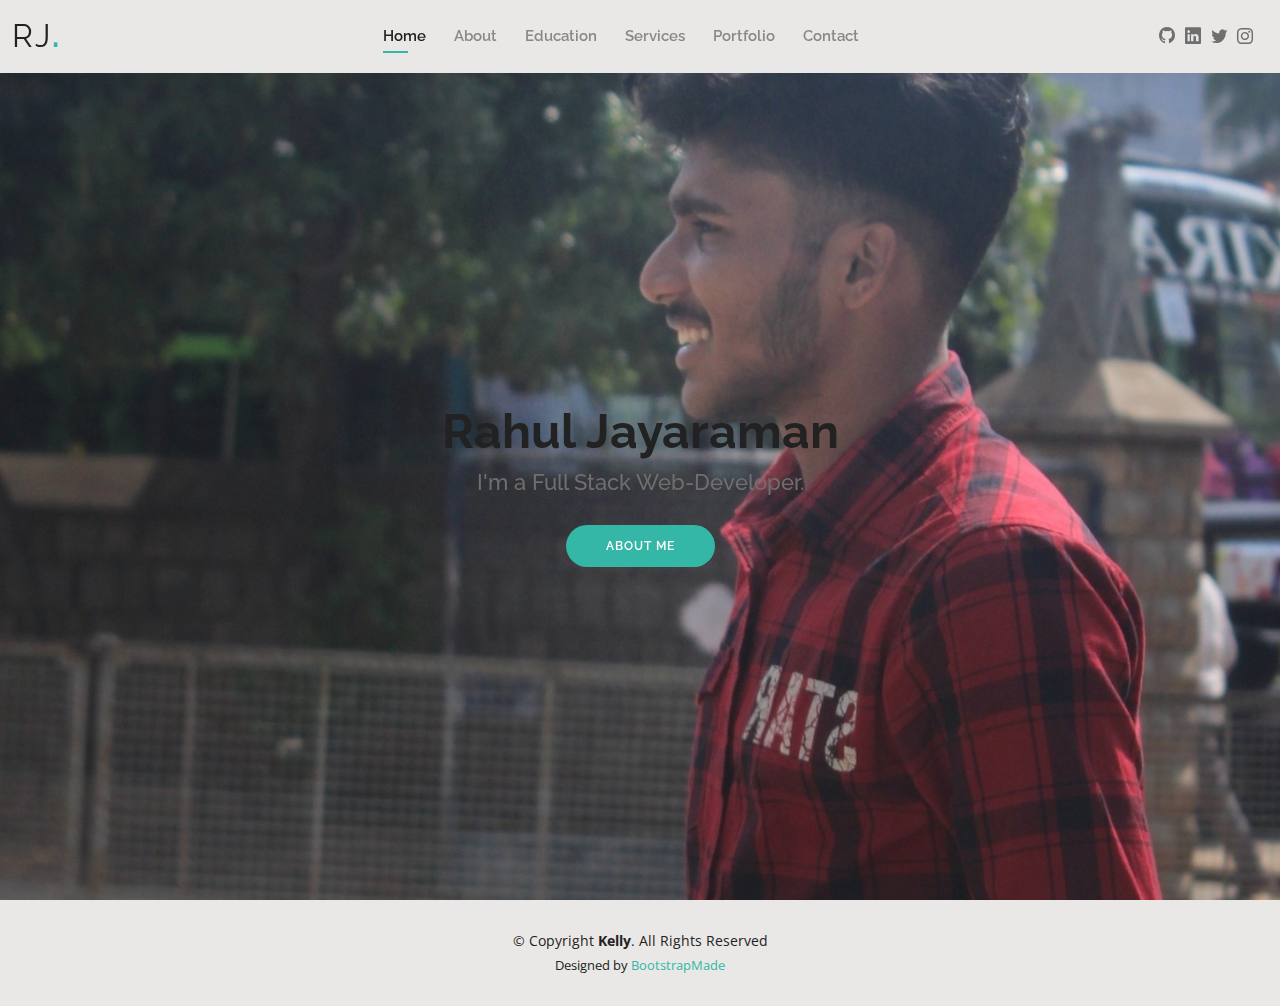
<file: index.html>
<!DOCTYPE html>
<html lang="en">

<head>
  <meta charset="utf-8">
  <meta content="width=device-width, initial-scale=1.0" name="viewport">

  <title>Kelly Bootstrap Template - Index</title>
  <meta content="" name="description">
  <meta content="" name="keywords">

  <!-- Favicons -->
  <link href="assets/img/favicon.png" rel="icon">
  <link href="assets/img/apple-touch-icon.png" rel="apple-touch-icon">

  <!-- Google Fonts -->
  <link href="https://fonts.googleapis.com/css?family=Open+Sans:300,300i,400,400i,600,600i,700,700i|Raleway:300,300i,400,400i,500,500i,600,600i,700,700i|Poppins:300,300i,400,400i,500,500i,600,600i,700,700i" rel="stylesheet">

  <!-- Vendor CSS Files -->
  <link href="assets/vendor/aos/aos.css" rel="stylesheet">
  <link href="assets/vendor/bootstrap/css/bootstrap.min.css" rel="stylesheet">
  <link href="assets/vendor/bootstrap-icons/bootstrap-icons.css" rel="stylesheet">
  <link href="assets/vendor/boxicons/css/boxicons.min.css" rel="stylesheet">
  <link href="assets/vendor/glightbox/css/glightbox.min.css" rel="stylesheet">
  <link href="assets/vendor/swiper/swiper-bundle.min.css" rel="stylesheet">

  <!-- Template Main CSS File -->
  <link href="assets/css/style.css" rel="stylesheet">

  <!-- =======================================================
  * Template Name: Kelly - v4.3.0
  * Template URL: https://bootstrapmade.com/kelly-free-bootstrap-cv-resume-html-template/
  * Author: BootstrapMade.com
  * License: https://bootstrapmade.com/license/
  ======================================================== -->
</head>

<body>

  <!-- ======= Header ======= -->
  <header id="header" class="fixed-top">
    <div class="container-fluid d-flex justify-content-between align-items-center">

      <h1 class="logo me-auto me-lg-0"><a href="index.html">RJ<span style="color:#34b7a7; font-weight: bold;">.</span></a></h1>
      <!-- Uncomment below if you prefer to use an image logo -->
      <!-- <a href="index.html" class="logo"><img src="assets/img/logo.png" alt="" class="img-fluid"></a>-->

      <nav id="navbar" class="navbar order-last order-lg-0">
        <ul>
          <li><a class="active" href="index.html">Home</a></li>
          <li><a href="about.html">About</a></li>
          <li><a href="education.html">Education</a></li>
          <li><a href="services.html">Services</a></li>
          <li><a href="portfolio.html">Portfolio</a></li>
          <li><a href="contact.html">Contact</a></li>
        </ul>
        <i class="bi bi-list mobile-nav-toggle"></i>
      </nav><!-- .navbar -->

      <div class="header-social-links">
        <a href="https://github.com/rahulnj" class="Git"><i class="bi bi-github"></i></a>
        <a href="https://www.linkedin.com/in/rahul-jayaraman-642029212/" class="linkedin"><i class="bi bi-linkedin"></i></a>
        <a href="https://twitter.com/rahul_jayaraman" class="twitter"><i class="bi bi-twitter"></i></a>
        <a href="https://www.instagram.com/__rah.ul__/" class="instagram"><i class="bi bi-instagram"></i></a>
        
      </div>

    </div>

  </header><!-- End Header -->

  <!-- ======= Hero Section ======= -->
  <section id="hero" class="d-flex align-items-center">
    <div class="container d-flex flex-column align-items-center" data-aos="zoom-in" data-aos-delay="100">
      <h1>Rahul Jayaraman</h1>
      <h2>I'm a Full Stack Web-Developer.</h2>
      <a href="about.html" class="btn-about">About Me</a>
    </div>
  </section><!-- End Hero -->

  <!-- ======= Footer ======= -->
  <footer id="footer">
    <div class="container">
      <div class="copyright">
        &copy; Copyright <strong><span>Kelly</span></strong>. All Rights Reserved
      </div>
      <div class="credits">
        <!-- All the links in the footer should remain intact. -->
        <!-- You can delete the links only if you purchased the pro version. -->
        <!-- Licensing information: https://bootstrapmade.com/license/ -->
        <!-- Purchase the pro version with working PHP/AJAX contact form: https://bootstrapmade.com/kelly-free-bootstrap-cv-resume-html-template/ -->
        Designed by <a href="https://bootstrapmade.com/">BootstrapMade</a>
      </div>
    </div>
  </footer><!-- End  Footer -->

  <div id="preloader"></div>
  <a href="#" class="back-to-top d-flex align-items-center justify-content-center"><i class="bi bi-arrow-up-short"></i></a>

  <!-- Vendor JS Files -->
  <script src="assets/vendor/aos/aos.js"></script>
  <script src="assets/vendor/bootstrap/js/bootstrap.bundle.min.js"></script>
  <script src="assets/vendor/glightbox/js/glightbox.min.js"></script>
  <script src="assets/vendor/isotope-layout/isotope.pkgd.min.js"></script>
  <script src="assets/vendor/php-email-form/validate.js"></script>
  <script src="assets/vendor/purecounter/purecounter.js"></script>
  <script src="assets/vendor/swiper/swiper-bundle.min.js"></script>
  <script src="assets/vendor/waypoints/noframework.waypoints.js"></script>

  <!-- Template Main JS File -->
  <script src="assets/js/main.js"></script>

</body>

</html>
</file>
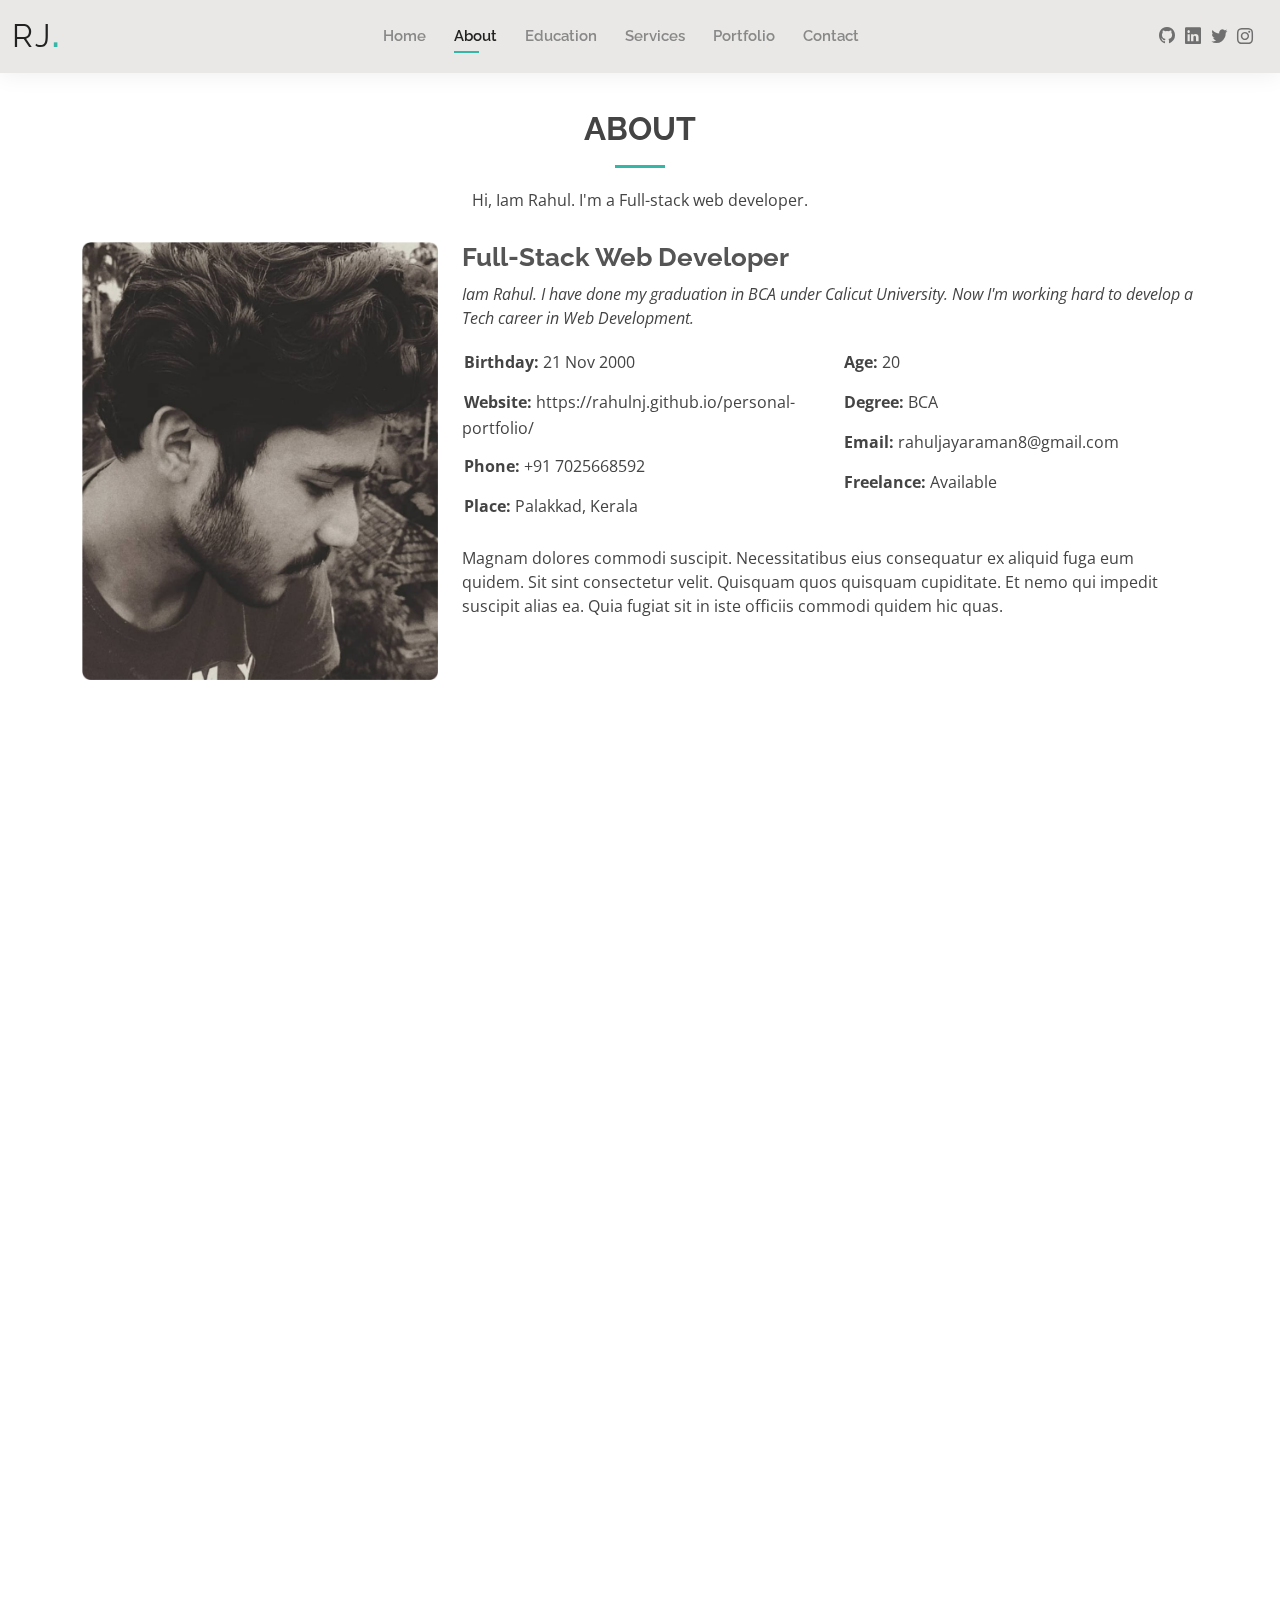
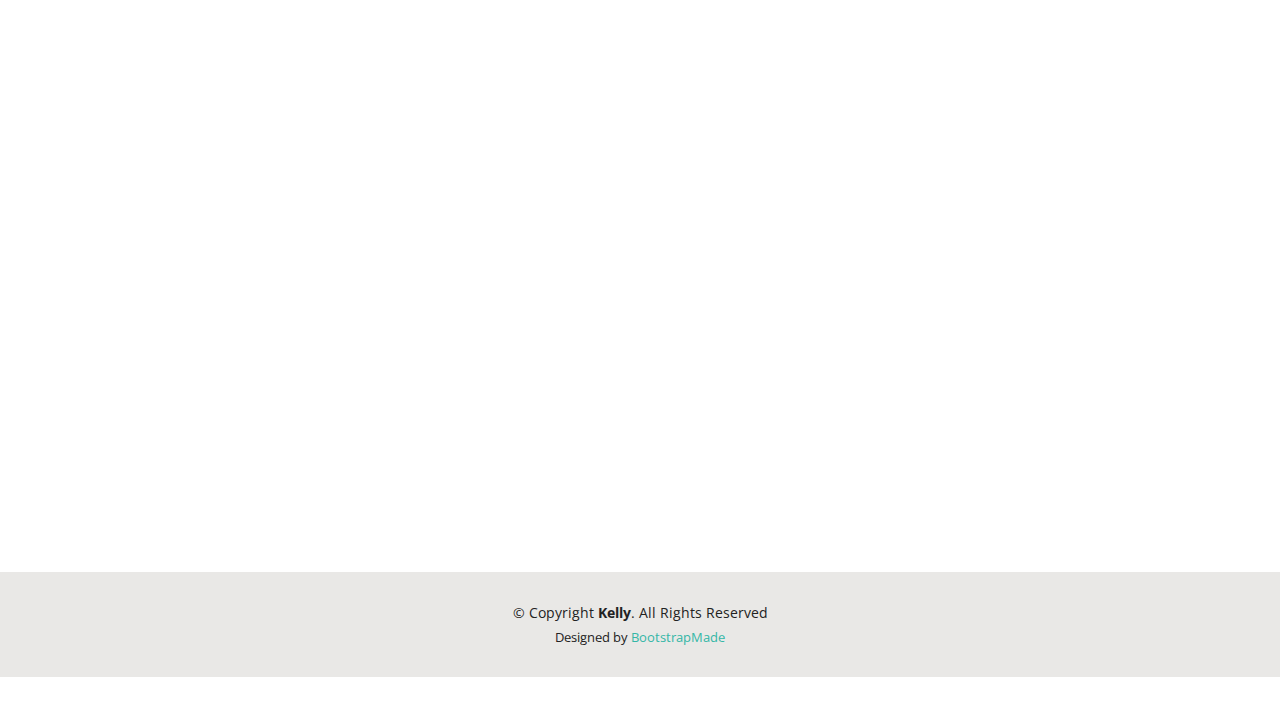
<file: about.html>
<!DOCTYPE html>
<html lang="en">

<head>
  <meta charset="utf-8">
  <meta content="width=device-width, initial-scale=1.0" name="viewport">

  <title>About - Kelly Bootstrap Template</title>
  <meta content="" name="description">
  <meta content="" name="keywords">

  <!-- Favicons -->
  <link href="assets/img/favicon.png" rel="icon">
  <link href="assets/img/apple-touch-icon.png" rel="apple-touch-icon">

  <!-- Google Fonts -->
  <link href="https://fonts.googleapis.com/css?family=Open+Sans:300,300i,400,400i,600,600i,700,700i|Raleway:300,300i,400,400i,500,500i,600,600i,700,700i|Poppins:300,300i,400,400i,500,500i,600,600i,700,700i" rel="stylesheet">

  <!-- Vendor CSS Files -->
  <link href="assets/vendor/aos/aos.css" rel="stylesheet">
  <link href="assets/vendor/bootstrap/css/bootstrap.min.css" rel="stylesheet">
  <link href="assets/vendor/bootstrap-icons/bootstrap-icons.css" rel="stylesheet">
  <link href="assets/vendor/boxicons/css/boxicons.min.css" rel="stylesheet">
  <link href="assets/vendor/glightbox/css/glightbox.min.css" rel="stylesheet">
  <link href="assets/vendor/swiper/swiper-bundle.min.css" rel="stylesheet">

  <!-- Template Main CSS File -->
  <link href="assets/css/style.css" rel="stylesheet">

  <!-- =======================================================
  * Template Name: Kelly - v4.3.0
  * Template URL: https://bootstrapmade.com/kelly-free-bootstrap-cv-resume-html-template/
  * Author: BootstrapMade.com
  * License: https://bootstrapmade.com/license/
  ======================================================== -->
</head>

<body>

  <!-- ======= Header ======= -->
  <header id="header" class="fixed-top">
    <div class="container-fluid d-flex justify-content-between align-items-center">

      <h1 class="logo me-auto me-lg-0"><a href="index.html">RJ<span style="color:#34b7a7; font-weight: bold;">.</span></a></h1>
      <!-- Uncomment below if you prefer to use an image logo -->
      <!-- <a href="index.html" class="logo"><img src="assets/img/logo.png" alt="" class="img-fluid"></a>-->

      <nav id="navbar" class="navbar order-last order-lg-0">
        <ul>
          <li><a href="index.html">Home</a></li>
          <li><a class="active" href="about.html">About</a></li>
          <li><a href="education.html">Education</a></li>
          <li><a href="services.html">Services</a></li>
          <li><a href="portfolio.html">Portfolio</a></li>
          <li><a href="contact.html">Contact</a></li>
        </ul>
        <i class="bi bi-list mobile-nav-toggle"></i>
      </nav><!-- .navbar -->

      <div class="header-social-links">
        <a href="https://github.com/rahulnj" class="Git"><i class="bi bi-github"></i></a>
        <a href="https://www.linkedin.com/in/rahul-jayaraman-642029212/" class="linkedin"><i class="bi bi-linkedin"></i></a>
        <a href="https://twitter.com/rahul_jayaraman" class="twitter"><i class="bi bi-twitter"></i></a>
        <a href="https://www.instagram.com/__rah.ul__/" class="instagram"><i class="bi bi-instagram"></i></a>
        
      </div>

    </div>

  </header><!-- End Header -->

  <main id="main">

    <!-- ======= About Section ======= -->
    <section id="about" class="about">
      <div class="container" data-aos="fade-up">

        <div class="section-title">
          <h2>About</h2>
          <p>Hi, Iam Rahul. I'm a Full-stack web developer.</p>
        </div>

        <div class="row">
          <div class="col-lg-4">
            <img src="assets/img/PicsArt_08-15-06.41.16.png" class="img-fluid" alt="">
          </div>
          <div class="col-lg-8 pt-4 pt-lg-0 content">
            <h3>Full-Stack Web Developer</h3>
            <p class="fst-italic">
              Iam Rahul. I have done my graduation in BCA under Calicut University. Now I'm working hard to develop a Tech career in Web Development.
            </p>
            <div class="row">
              <div class="col-lg-6">
                <ul>
                  <li><i class="bi bi-rounded-right"></i> <strong>Birthday:</strong> 21 Nov 2000</li>
                  <li><i class="bi bi-rounded-right"></i> <strong>Website:</strong> https://rahulnj.github.io/personal-portfolio/</li>
                  <li><i class="bi bi-rounded-right"></i> <strong>Phone:</strong> +91 7025668592</li>
                  <li><i class="bi bi-rounded-right"></i> <strong>Place:</strong> Palakkad, Kerala</li>
                </ul>
              </div>
              <div class="col-lg-6">
                <ul>
                  <li><i class="bi bi-rounded-right"></i> <strong>Age:</strong> 20</li>
                  <li><i class="bi bi-rounded-right"></i> <strong>Degree:</strong> BCA</li>
                  <li><i class="bi bi-rounded-right"></i> <strong>Email:</strong> rahuljayaraman8@gmail.com</li>
                  <li><i class="bi bi-rounded-right"></i> <strong>Freelance:</strong> Available</li>
                </ul>
              </div>
            </div>
            <p>
              Magnam dolores commodi suscipit. Necessitatibus eius consequatur ex aliquid fuga eum quidem. Sit sint consectetur velit. Quisquam quos quisquam cupiditate. Et nemo qui impedit suscipit alias ea. Quia fugiat sit in iste officiis commodi quidem hic quas.
            </p>
          </div>
        </div>

      </div>
    </section><!-- End About Section -->

    <!-- ======= Skills Section ======= -->
    <section id="skills" class="skills">
      <div class="container" data-aos="fade-up">

        <div class="section-title">
          <h2>Skills</h2>
          <p>Magnam dolores commodi suscipit. Necessitatibus eius consequatur ex aliquid fuga eum quidem. Sit sint consectetur velit. Quisquam quos quisquam cupiditate. Et nemo qui impedit suscipit alias ea. Quia fugiat sit in iste officiis commodi quidem hic quas.</p>
        </div>

        <div class="row skills-content">

          <div class="col-lg-6">

            <div class="progress">
              <span class="skill">HTML <i class="val">70%</i></span>
              <div class="progress-bar-wrap">
                <div class="progress-bar" role="progressbar" aria-valuenow="70" aria-valuemin="0" aria-valuemax="100"></div>
              </div>
            </div>

            <div class="progress">
              <span class="skill">CSS <i class="val">60%</i></span>
              <div class="progress-bar-wrap">
                <div class="progress-bar" role="progressbar" aria-valuenow="60" aria-valuemin="0" aria-valuemax="100"></div>
              </div>
            </div>

            <div class="progress">
              <span class="skill">JavaScript <i class="val">40%</i></span>
              <div class="progress-bar-wrap">
                <div class="progress-bar" role="progressbar" aria-valuenow="40" aria-valuemin="0" aria-valuemax="100"></div>
              </div>
            </div>

          </div>

          <div class="col-lg-6">

            <div class="progress">
              <span class="skill">Bootstrap <i class="val">60%</i></span>
              <div class="progress-bar-wrap">
                <div class="progress-bar" role="progressbar" aria-valuenow="60" aria-valuemin="0" aria-valuemax="100"></div>
              </div>
            </div>

            <div class="progress">
              <span class="skill">C <i class="val">70%</i></span>
              <div class="progress-bar-wrap">
                <div class="progress-bar" role="progressbar" aria-valuenow="70" aria-valuemin="0" aria-valuemax="100"></div>
              </div>
            </div>

            <div class="progress">
              <span class="skill">Photoshop <i class="val">55%</i></span>
              <div class="progress-bar-wrap">
                <div class="progress-bar" role="progressbar" aria-valuenow="55" aria-valuemin="0" aria-valuemax="100"></div>
              </div>
            </div>

          </div>

        </div>

      </div>
    </section><!-- End Skills Section -->

    <!-- ======= Facts Section ======= -->
    <section id="facts" class="facts">
      <div class="container" data-aos="fade-up">

        <div class="section-title">
          <h2>Facts</h2>
          <p>Magnam dolores commodi suscipit. Necessitatibus eius consequatur ex aliquid fuga eum quidem. Sit sint consectetur velit. Quisquam quos quisquam cupiditate. Et nemo qui impedit suscipit alias ea. Quia fugiat sit in iste officiis commodi quidem hic quas.</p>
        </div>

        <div class="row counters">

          <div class="col-lg-4 col-6 text-center">
            <span data-purecounter-start="0" data-purecounter-end="1" data-purecounter-duration="100" class="purecounter"></span>
            <p>Clients</p>
          </div>

          <div class="col-lg-4 col-6 text-center">
            <span data-purecounter-start="0" data-purecounter-end="1" data-purecounter-duration="50" class="purecounter"></span>
            <p>Projects</p>
          </div>

          <div class="col-lg-4 col-6 text-center">
            <span data-purecounter-start="0" data-purecounter-end="1" data-purecounter-duration="10" class="purecounter"></span>
            <p>Years of Experience</p>
          </div>

          <!-- <div class="col-lg-3 col-6 text-center">
            <span data-purecounter-start="0" data-purecounter-end="15" data-purecounter-duration="1" class="purecounter"></span>
            <p>Hard Workers</p>
          </div> -->

        </div>

      </div>
    </section><!-- End Facts Section -->

    <!-- ======= Testimonials Section ======= -->
    <section id="testimonials" class="testimonials">
      <div class="container" data-aos="fade-up">

        <div class="section-title">
          <h2>Testimonials</h2>
          <p>Magnam dolores commodi suscipit. Necessitatibus eius consequatur ex aliquid fuga eum quidem. Sit sint consectetur velit. Quisquam quos quisquam cupiditate. Et nemo qui impedit suscipit alias ea. Quia fugiat sit in iste officiis commodi quidem hic quas.</p>
        </div>

        <div class="testimonials-slider swiper-container" data-aos="fade-up" data-aos-delay="100">
          <div class="swiper-wrapper">

            <div class="swiper-slide">
              <div class="testimonial-item">
                <img src="assets/img/testimonials/testimonials-1.jpg" class="testimonial-img" alt="">
                <h3>Saul Goodman</h3>
                <h4>Ceo &amp; Founder</h4>
                <p>
                  <i class="bx bxs-quote-alt-left quote-icon-left"></i>
                  Proin iaculis purus consequat sem cure digni ssim donec porttitora entum suscipit rhoncus. Accusantium quam, ultricies eget id, aliquam eget nibh et. Maecen aliquam, risus at semper.
                  <i class="bx bxs-quote-alt-right quote-icon-right"></i>
                </p>
              </div>
            </div><!-- End testimonial item -->

            <div class="swiper-slide">
              <div class="testimonial-item">
                <img src="assets/img/testimonials/testimonials-2.jpg" class="testimonial-img" alt="">
                <h3>Sara Wilsson</h3>
                <h4>Designer</h4>
                <p>
                  <i class="bx bxs-quote-alt-left quote-icon-left"></i>
                  Export tempor illum tamen malis malis eram quae irure esse labore quem cillum quid cillum eram malis quorum velit fore eram velit sunt aliqua noster fugiat irure amet legam anim culpa.
                  <i class="bx bxs-quote-alt-right quote-icon-right"></i>
                </p>
              </div>
            </div><!-- End testimonial item -->

            <div class="swiper-slide">
              <div class="testimonial-item">
                <img src="assets/img/testimonials/testimonials-3.jpg" class="testimonial-img" alt="">
                <h3>Jena Karlis</h3>
                <h4>Store Owner</h4>
                <p>
                  <i class="bx bxs-quote-alt-left quote-icon-left"></i>
                  Enim nisi quem export duis labore cillum quae magna enim sint quorum nulla quem veniam duis minim tempor labore quem eram duis noster aute amet eram fore quis sint minim.
                  <i class="bx bxs-quote-alt-right quote-icon-right"></i>
                </p>
              </div>
            </div><!-- End testimonial item -->

            <div class="swiper-slide">
              <div class="testimonial-item">
                <img src="assets/img/testimonials/testimonials-4.jpg" class="testimonial-img" alt="">
                <h3>Matt Brandon</h3>
                <h4>Freelancer</h4>
                <p>
                  <i class="bx bxs-quote-alt-left quote-icon-left"></i>
                  Fugiat enim eram quae cillum dolore dolor amet nulla culpa multos export minim fugiat minim velit minim dolor enim duis veniam ipsum anim magna sunt elit fore quem dolore labore illum veniam.
                  <i class="bx bxs-quote-alt-right quote-icon-right"></i>
                </p>
              </div>
            </div><!-- End testimonial item -->

            <div class="swiper-slide">
              <div class="testimonial-item">
                <img src="assets/img/testimonials/testimonials-5.jpg" class="testimonial-img" alt="">
                <h3>John Larson</h3>
                <h4>Entrepreneur</h4>
                <p>
                  <i class="bx bxs-quote-alt-left quote-icon-left"></i>
                  Quis quorum aliqua sint quem legam fore sunt eram irure aliqua veniam tempor noster veniam enim culpa labore duis sunt culpa nulla illum cillum fugiat legam esse veniam culpa fore nisi cillum quid.
                  <i class="bx bxs-quote-alt-right quote-icon-right"></i>
                </p>
              </div>
            </div><!-- End testimonial item -->

          </div>
          <div class="swiper-pagination"></div>
        </div>

      </div>
    </section><!-- End Testimonials Section -->

  </main><!-- End #main -->

  <!-- ======= Footer ======= -->
  <footer id="footer">
    <div class="container">
      <div class="copyright">
        &copy; Copyright <strong><span>Kelly</span></strong>. All Rights Reserved
      </div>
      <div class="credits">
        <!-- All the links in the footer should remain intact. -->
        <!-- You can delete the links only if you purchased the pro version. -->
        <!-- Licensing information: https://bootstrapmade.com/license/ -->
        <!-- Purchase the pro version with working PHP/AJAX contact form: https://bootstrapmade.com/kelly-free-bootstrap-cv-resume-html-template/ -->
        Designed by <a href="https://bootstrapmade.com/">BootstrapMade</a>
      </div>
    </div>
  </footer><!-- End  Footer -->

  <div id="preloader"></div>
  <a href="#" class="back-to-top d-flex align-items-center justify-content-center"><i class="bi bi-arrow-up-short"></i></a>

  <!-- Vendor JS Files -->
  <script src="assets/vendor/aos/aos.js"></script>
  <script src="assets/vendor/bootstrap/js/bootstrap.bundle.min.js"></script>
  <script src="assets/vendor/glightbox/js/glightbox.min.js"></script>
  <script src="assets/vendor/isotope-layout/isotope.pkgd.min.js"></script>
  <script src="assets/vendor/php-email-form/validate.js"></script>
  <script src="assets/vendor/purecounter/purecounter.js"></script>
  <script src="assets/vendor/swiper/swiper-bundle.min.js"></script>
  <script src="assets/vendor/waypoints/noframework.waypoints.js"></script>

  <!-- Template Main JS File -->
  <script src="assets/js/main.js"></script>

</body>

</html>
</file>
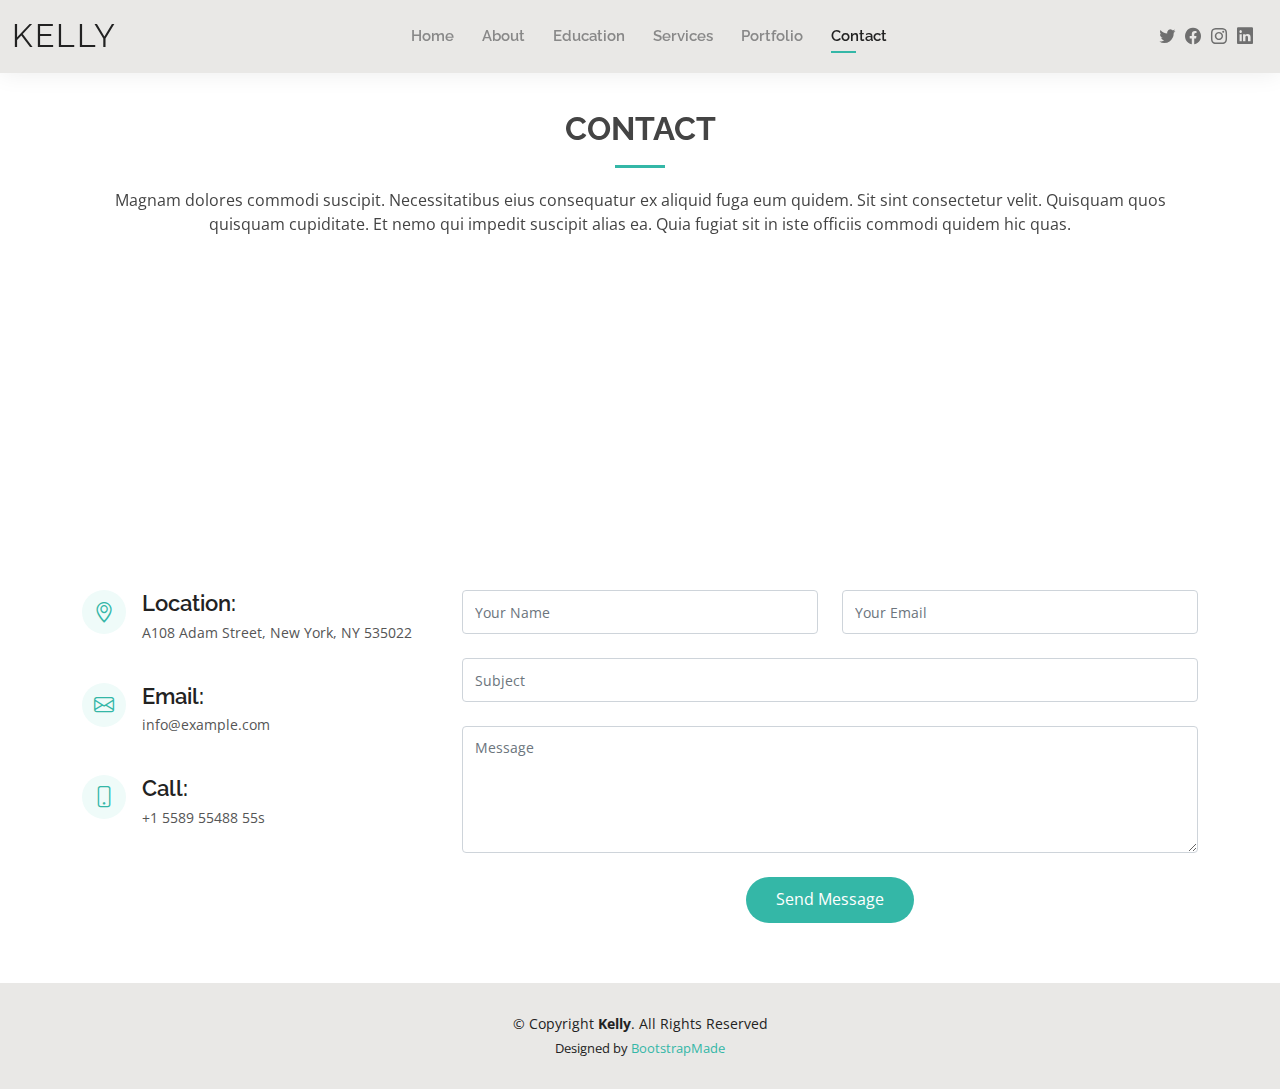
<file: contact.html>
<!DOCTYPE html>
<html lang="en">

<head>
  <meta charset="utf-8">
  <meta content="width=device-width, initial-scale=1.0" name="viewport">

  <title>Contact - Kelly Bootstrap Template</title>
  <meta content="" name="description">
  <meta content="" name="keywords">

  <!-- Favicons -->
  <link href="assets/img/favicon.png" rel="icon">
  <link href="assets/img/apple-touch-icon.png" rel="apple-touch-icon">

  <!-- Google Fonts -->
  <link href="https://fonts.googleapis.com/css?family=Open+Sans:300,300i,400,400i,600,600i,700,700i|Raleway:300,300i,400,400i,500,500i,600,600i,700,700i|Poppins:300,300i,400,400i,500,500i,600,600i,700,700i" rel="stylesheet">

  <!-- Vendor CSS Files -->
  <link href="assets/vendor/aos/aos.css" rel="stylesheet">
  <link href="assets/vendor/bootstrap/css/bootstrap.min.css" rel="stylesheet">
  <link href="assets/vendor/bootstrap-icons/bootstrap-icons.css" rel="stylesheet">
  <link href="assets/vendor/boxicons/css/boxicons.min.css" rel="stylesheet">
  <link href="assets/vendor/glightbox/css/glightbox.min.css" rel="stylesheet">
  <link href="assets/vendor/swiper/swiper-bundle.min.css" rel="stylesheet">

  <!-- Template Main CSS File -->
  <link href="assets/css/style.css" rel="stylesheet">

  <!-- =======================================================
  * Template Name: Kelly - v4.3.0
  * Template URL: https://bootstrapmade.com/kelly-free-bootstrap-cv-resume-html-template/
  * Author: BootstrapMade.com
  * License: https://bootstrapmade.com/license/
  ======================================================== -->
</head>

<body>

  <!-- ======= Header ======= -->
  <header id="header" class="fixed-top">
    <div class="container-fluid d-flex justify-content-between align-items-center">

      <h1 class="logo me-auto me-lg-0"><a href="index.html">Kelly</a></h1>
      <!-- Uncomment below if you prefer to use an image logo -->
      <!-- <a href="index.html" class="logo"><img src="assets/img/logo.png" alt="" class="img-fluid"></a>-->

      <nav id="navbar" class="navbar order-last order-lg-0">
        <ul>
          <li><a href="index.html">Home</a></li>
          <li><a href="about.html">About</a></li>
          <li><a href="education.html">Education</a></li>
          <li><a href="services.html">Services</a></li>
          <li><a href="portfolio.html">Portfolio</a></li>
          <li><a class="active" href="contact.html">Contact</a></li>
        </ul>
        <i class="bi bi-list mobile-nav-toggle"></i>
      </nav><!-- .navbar -->

      <div class="header-social-links">
        <a href="#" class="twitter"><i class="bi bi-twitter"></i></a>
        <a href="#" class="facebook"><i class="bi bi-facebook"></i></a>
        <a href="#" class="instagram"><i class="bi bi-instagram"></i></a>
        <a href="#" class="linkedin"><i class="bi bi-linkedin"></i></i></a>
      </div>

    </div>

  </header><!-- End Header -->

  <main id="main">

    <!-- ======= Contact Section ======= -->
    <section id="contact" class="contact">
      <div class="container" data-aos="fade-up">

        <div class="section-title">
          <h2>Contact</h2>
          <p>Magnam dolores commodi suscipit. Necessitatibus eius consequatur ex aliquid fuga eum quidem. Sit sint consectetur velit. Quisquam quos quisquam cupiditate. Et nemo qui impedit suscipit alias ea. Quia fugiat sit in iste officiis commodi quidem hic quas.</p>
        </div>

        <div>
          <iframe style="border:0; width: 100%; height: 270px;" src="https://www.google.com/maps/embed?pb=!1m14!1m8!1m3!1d12097.433213460943!2d-74.0062269!3d40.7101282!3m2!1i1024!2i768!4f13.1!3m3!1m2!1s0x0%3A0xb89d1fe6bc499443!2sDowntown+Conference+Center!5e0!3m2!1smk!2sbg!4v1539943755621" frameborder="0" allowfullscreen></iframe>
        </div>

        <div class="row mt-5">

          <div class="col-lg-4">
            <div class="info">
              <div class="address">
                <i class="bi bi-geo-alt"></i>
                <h4>Location:</h4>
                <p>A108 Adam Street, New York, NY 535022</p>
              </div>

              <div class="email">
                <i class="bi bi-envelope"></i>
                <h4>Email:</h4>
                <p>info@example.com</p>
              </div>

              <div class="phone">
                <i class="bi bi-phone"></i>
                <h4>Call:</h4>
                <p>+1 5589 55488 55s</p>
              </div>

            </div>

          </div>

          <div class="col-lg-8 mt-5 mt-lg-0">

            <form action="forms/contact.php" method="post" role="form" class="php-email-form">
              <div class="row">
                <div class="col-md-6 form-group">
                  <input type="text" name="name" class="form-control" id="name" placeholder="Your Name" required>
                </div>
                <div class="col-md-6 form-group mt-3 mt-md-0">
                  <input type="email" class="form-control" name="email" id="email" placeholder="Your Email" required>
                </div>
              </div>
              <div class="form-group mt-3">
                <input type="text" class="form-control" name="subject" id="subject" placeholder="Subject" required>
              </div>
              <div class="form-group mt-3">
                <textarea class="form-control" name="message" rows="5" placeholder="Message" required></textarea>
              </div>
              <div class="my-3">
                <div class="loading">Loading</div>
                <div class="error-message"></div>
                <div class="sent-message">Your message has been sent. Thank you!</div>
              </div>
              <div class="text-center"><button type="submit">Send Message</button></div>
            </form>

          </div>

        </div>

      </div>
    </section><!-- End Contact Section -->

  </main><!-- End #main -->

  <!-- ======= Footer ======= -->
  <footer id="footer">
    <div class="container">
      <div class="copyright">
        &copy; Copyright <strong><span>Kelly</span></strong>. All Rights Reserved
      </div>
      <div class="credits">
        <!-- All the links in the footer should remain intact. -->
        <!-- You can delete the links only if you purchased the pro version. -->
        <!-- Licensing information: https://bootstrapmade.com/license/ -->
        <!-- Purchase the pro version with working PHP/AJAX contact form: https://bootstrapmade.com/kelly-free-bootstrap-cv-resume-html-template/ -->
        Designed by <a href="https://bootstrapmade.com/">BootstrapMade</a>
      </div>
    </div>
  </footer><!-- End  Footer -->

  <div id="preloader"></div>
  <a href="#" class="back-to-top d-flex align-items-center justify-content-center"><i class="bi bi-arrow-up-short"></i></a>

  <!-- Vendor JS Files -->
  <script src="assets/vendor/aos/aos.js"></script>
  <script src="assets/vendor/bootstrap/js/bootstrap.bundle.min.js"></script>
  <script src="assets/vendor/glightbox/js/glightbox.min.js"></script>
  <script src="assets/vendor/isotope-layout/isotope.pkgd.min.js"></script>
  <script src="assets/vendor/php-email-form/validate.js"></script>
  <script src="assets/vendor/purecounter/purecounter.js"></script>
  <script src="assets/vendor/swiper/swiper-bundle.min.js"></script>
  <script src="assets/vendor/waypoints/noframework.waypoints.js"></script>

  <!-- Template Main JS File -->
  <script src="assets/js/main.js"></script>

</body>

</html>
</file>
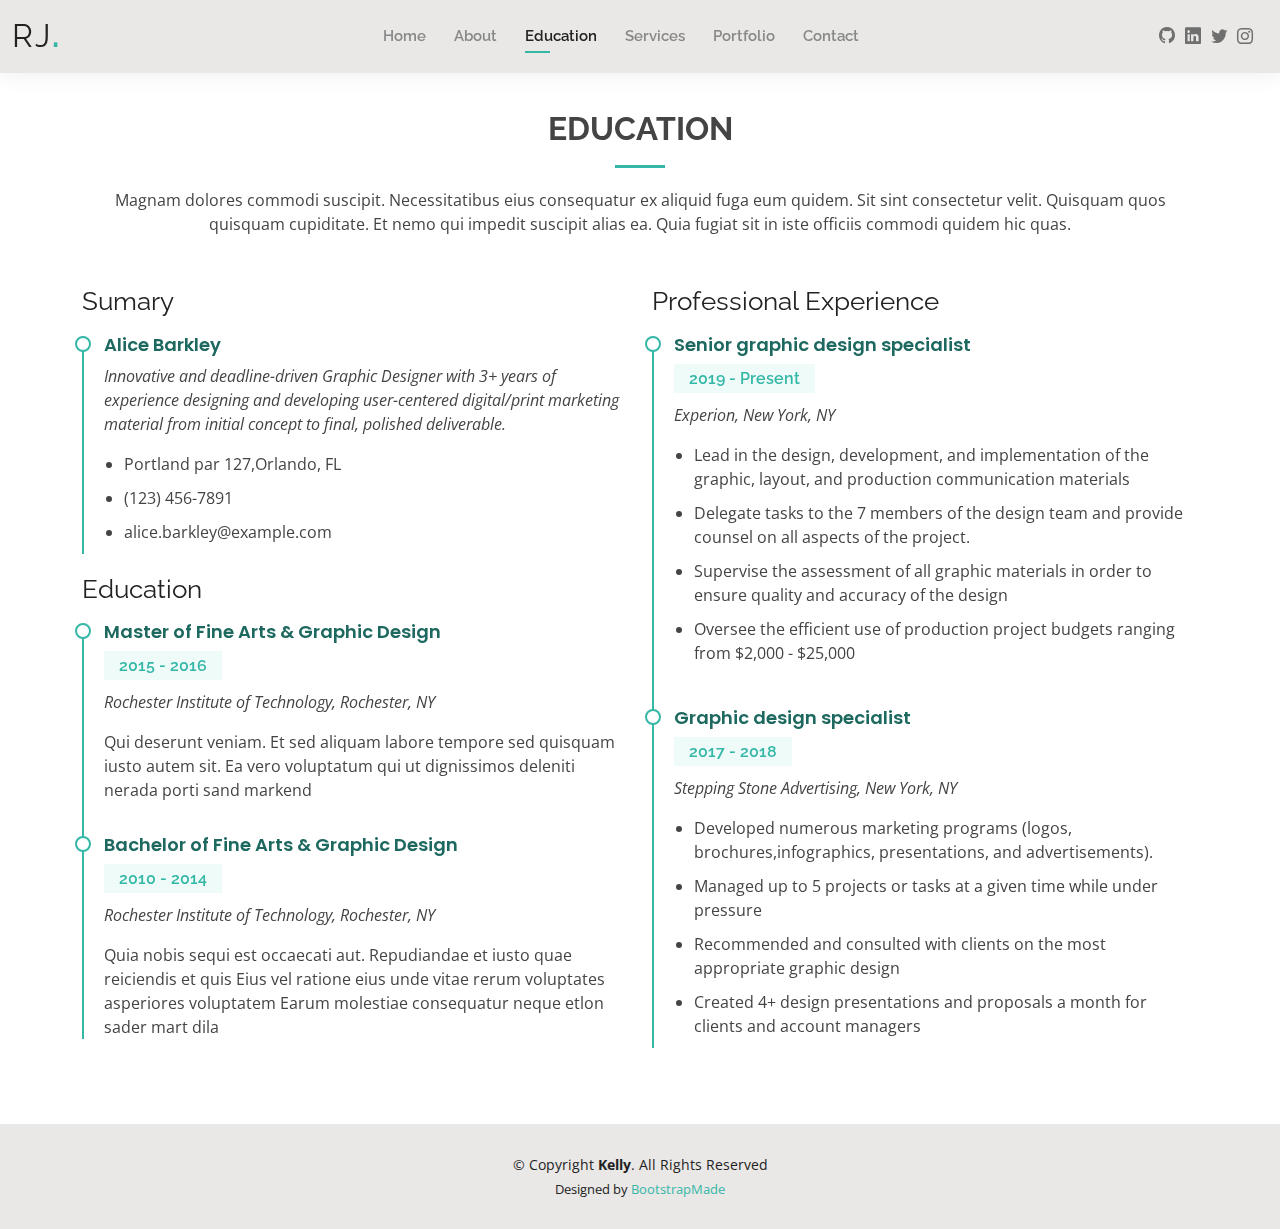
<file: education.html>
<!DOCTYPE html>
<html lang="en">

<head>
  <meta charset="utf-8">
  <meta content="width=device-width, initial-scale=1.0" name="viewport">

  <title>Resume - Kelly Bootstrap Template</title>
  <meta content="" name="description">
  <meta content="" name="keywords">

  <!-- Favicons -->
  <link href="assets/img/favicon.png" rel="icon">
  <link href="assets/img/apple-touch-icon.png" rel="apple-touch-icon">

  <!-- Google Fonts -->
  <link href="https://fonts.googleapis.com/css?family=Open+Sans:300,300i,400,400i,600,600i,700,700i|Raleway:300,300i,400,400i,500,500i,600,600i,700,700i|Poppins:300,300i,400,400i,500,500i,600,600i,700,700i" rel="stylesheet">

  <!-- Vendor CSS Files -->
  <link href="assets/vendor/aos/aos.css" rel="stylesheet">
  <link href="assets/vendor/bootstrap/css/bootstrap.min.css" rel="stylesheet">
  <link href="assets/vendor/bootstrap-icons/bootstrap-icons.css" rel="stylesheet">
  <link href="assets/vendor/boxicons/css/boxicons.min.css" rel="stylesheet">
  <link href="assets/vendor/glightbox/css/glightbox.min.css" rel="stylesheet">
  <link href="assets/vendor/swiper/swiper-bundle.min.css" rel="stylesheet">

  <!-- Template Main CSS File -->
  <link href="assets/css/style.css" rel="stylesheet">

  <!-- =======================================================
  * Template Name: Kelly - v4.3.0
  * Template URL: https://bootstrapmade.com/kelly-free-bootstrap-cv-resume-html-template/
  * Author: BootstrapMade.com
  * License: https://bootstrapmade.com/license/
  ======================================================== -->
</head>

<body>

  <!-- ======= Header ======= -->
  <header id="header" class="fixed-top">
    <div class="container-fluid d-flex justify-content-between align-items-center">

      <h1 class="logo me-auto me-lg-0"><a href="index.html">RJ<span style="color:#34b7a7; font-weight: bold;">.</span></a></h1>
      <!-- Uncomment below if you prefer to use an image logo -->
      <!-- <a href="index.html" class="logo"><img src="assets/img/logo.png" alt="" class="img-fluid"></a>-->

      <nav id="navbar" class="navbar order-last order-lg-0">
        <ul>
          <li><a href="index.html">Home</a></li>
          <li><a href="about.html">About</a></li>
          <li><a class="active" href="education.html">Education</a></li>
          <li><a href="services.html">Services</a></li>
          <li><a href="portfolio.html">Portfolio</a></li>
          <li><a href="contact.html">Contact</a></li>
        </ul>
        <i class="bi bi-list mobile-nav-toggle"></i>
      </nav><!-- .navbar -->

      <div class="header-social-links">
        <a href="https://github.com/rahulnj" class="Git"><i class="bi bi-github"></i></a>
        <a href="https://www.linkedin.com/in/rahul-jayaraman-642029212/" class="linkedin"><i class="bi bi-linkedin"></i></a>
        <a href="https://twitter.com/rahul_jayaraman" class="twitter"><i class="bi bi-twitter"></i></a>
        <a href="https://www.instagram.com/__rah.ul__/" class="instagram"><i class="bi bi-instagram"></i></a>
        
      </div>

    </div>

  </header><!-- End Header -->

  <main id="main">

    <!-- ======= Resume Section ======= -->
    <section id="resume" class="resume">
      <div class="container" data-aos="fade-up">

        <div class="section-title">
          <h2>Education</h2>
          <p>Magnam dolores commodi suscipit. Necessitatibus eius consequatur ex aliquid fuga eum quidem. Sit sint consectetur velit. Quisquam quos quisquam cupiditate. Et nemo qui impedit suscipit alias ea. Quia fugiat sit in iste officiis commodi quidem hic quas.</p>
        </div>

        <div class="row">
          <div class="col-lg-6">
            <h3 class="resume-title">Sumary</h3>
            <div class="resume-item pb-0">
              <h4>Alice Barkley</h4>
              <p><em>Innovative and deadline-driven Graphic Designer with 3+ years of experience designing and developing user-centered digital/print marketing material from initial concept to final, polished deliverable.</em></p>
              <p>
              <ul>
                <li>Portland par 127,Orlando, FL</li>
                <li>(123) 456-7891</li>
                <li>alice.barkley@example.com</li>
              </ul>
              </p>
            </div>

            <h3 class="resume-title">Education</h3>
            <div class="resume-item">
              <h4>Master of Fine Arts &amp; Graphic Design</h4>
              <h5>2015 - 2016</h5>
              <p><em>Rochester Institute of Technology, Rochester, NY</em></p>
              <p>Qui deserunt veniam. Et sed aliquam labore tempore sed quisquam iusto autem sit. Ea vero voluptatum qui ut dignissimos deleniti nerada porti sand markend</p>
            </div>
            <div class="resume-item">
              <h4>Bachelor of Fine Arts &amp; Graphic Design</h4>
              <h5>2010 - 2014</h5>
              <p><em>Rochester Institute of Technology, Rochester, NY</em></p>
              <p>Quia nobis sequi est occaecati aut. Repudiandae et iusto quae reiciendis et quis Eius vel ratione eius unde vitae rerum voluptates asperiores voluptatem Earum molestiae consequatur neque etlon sader mart dila</p>
            </div>
          </div>
          <div class="col-lg-6">
            <h3 class="resume-title">Professional Experience</h3>
            <div class="resume-item">
              <h4>Senior graphic design specialist</h4>
              <h5>2019 - Present</h5>
              <p><em>Experion, New York, NY </em></p>
              <p>
              <ul>
                <li>Lead in the design, development, and implementation of the graphic, layout, and production communication materials</li>
                <li>Delegate tasks to the 7 members of the design team and provide counsel on all aspects of the project. </li>
                <li>Supervise the assessment of all graphic materials in order to ensure quality and accuracy of the design</li>
                <li>Oversee the efficient use of production project budgets ranging from $2,000 - $25,000</li>
              </ul>
              </p>
            </div>
            <div class="resume-item">
              <h4>Graphic design specialist</h4>
              <h5>2017 - 2018</h5>
              <p><em>Stepping Stone Advertising, New York, NY</em></p>
              <p>
              <ul>
                <li>Developed numerous marketing programs (logos, brochures,infographics, presentations, and advertisements).</li>
                <li>Managed up to 5 projects or tasks at a given time while under pressure</li>
                <li>Recommended and consulted with clients on the most appropriate graphic design</li>
                <li>Created 4+ design presentations and proposals a month for clients and account managers</li>
              </ul>
              </p>
            </div>
          </div>
        </div>

      </div>
    </section><!-- End Resume Section -->

  </main><!-- End #main -->

  <!-- ======= Footer ======= -->
  <footer id="footer">
    <div class="container">
      <div class="copyright">
        &copy; Copyright <strong><span>Kelly</span></strong>. All Rights Reserved
      </div>
      <div class="credits">
        <!-- All the links in the footer should remain intact. -->
        <!-- You can delete the links only if you purchased the pro version. -->
        <!-- Licensing information: https://bootstrapmade.com/license/ -->
        <!-- Purchase the pro version with working PHP/AJAX contact form: https://bootstrapmade.com/kelly-free-bootstrap-cv-resume-html-template/ -->
        Designed by <a href="https://bootstrapmade.com/">BootstrapMade</a>
      </div>
    </div>
  </footer><!-- End  Footer -->

  <div id="preloader"></div>
  <a href="#" class="back-to-top d-flex align-items-center justify-content-center"><i class="bi bi-arrow-up-short"></i></a>

  <!-- Vendor JS Files -->
  <script src="assets/vendor/aos/aos.js"></script>
  <script src="assets/vendor/bootstrap/js/bootstrap.bundle.min.js"></script>
  <script src="assets/vendor/glightbox/js/glightbox.min.js"></script>
  <script src="assets/vendor/isotope-layout/isotope.pkgd.min.js"></script>
  <script src="assets/vendor/php-email-form/validate.js"></script>
  <script src="assets/vendor/purecounter/purecounter.js"></script>
  <script src="assets/vendor/swiper/swiper-bundle.min.js"></script>
  <script src="assets/vendor/waypoints/noframework.waypoints.js"></script>

  <!-- Template Main JS File -->
  <script src="assets/js/main.js"></script>

</body>

</html>
</file>
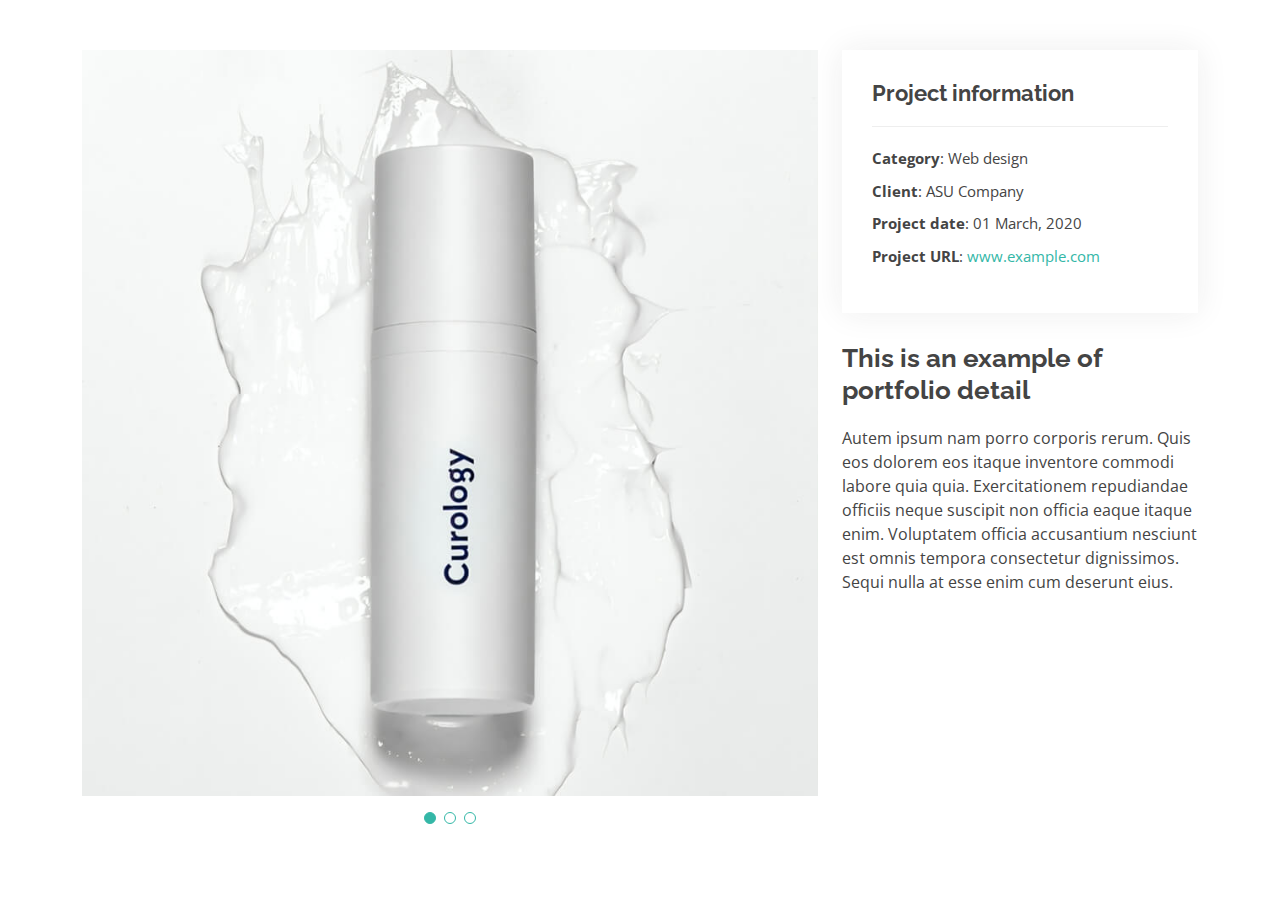
<file: portfolio-details.html>
<!DOCTYPE html>
<html lang="en">

<head>
  <meta charset="utf-8">
  <meta content="width=device-width, initial-scale=1.0" name="viewport">

  <title>Portfolio Details - Kelly Bootstrap Template</title>
  <meta content="" name="description">
  <meta content="" name="keywords">

  <!-- Favicons -->
  <link href="assets/img/favicon.png" rel="icon">
  <link href="assets/img/apple-touch-icon.png" rel="apple-touch-icon">

  <!-- Google Fonts -->
  <link href="https://fonts.googleapis.com/css?family=Open+Sans:300,300i,400,400i,600,600i,700,700i|Raleway:300,300i,400,400i,500,500i,600,600i,700,700i|Poppins:300,300i,400,400i,500,500i,600,600i,700,700i" rel="stylesheet">

  <!-- Vendor CSS Files -->
  <link href="assets/vendor/aos/aos.css" rel="stylesheet">
  <link href="assets/vendor/bootstrap/css/bootstrap.min.css" rel="stylesheet">
  <link href="assets/vendor/bootstrap-icons/bootstrap-icons.css" rel="stylesheet">
  <link href="assets/vendor/boxicons/css/boxicons.min.css" rel="stylesheet">
  <link href="assets/vendor/glightbox/css/glightbox.min.css" rel="stylesheet">
  <link href="assets/vendor/swiper/swiper-bundle.min.css" rel="stylesheet">

  <!-- Template Main CSS File -->
  <link href="assets/css/style.css" rel="stylesheet">

  <!-- =======================================================
  * Template Name: Kelly - v4.3.0
  * Template URL: https://bootstrapmade.com/kelly-free-bootstrap-cv-resume-html-template/
  * Author: BootstrapMade.com
  * License: https://bootstrapmade.com/license/
  ======================================================== -->
</head>

<body>

  <main id="main">

    <!-- ======= Portfolio Details Section ======= -->
    <section id="portfolio-details" class="portfolio-details">
      <div class="container">

        <div class="row gy-4">

          <div class="col-lg-8">
            <div class="portfolio-details-slider swiper-container">
              <div class="swiper-wrapper align-items-center">

                <div class="swiper-slide">
                  <img src="assets/img/portfolio/portfolio-1.jpg" alt="">
                </div>

                <div class="swiper-slide">
                  <img src="assets/img/portfolio/portfolio-2.jpg" alt="">
                </div>

                <div class="swiper-slide">
                  <img src="assets/img/portfolio/portfolio-3.jpg" alt="">
                </div>

              </div>
              <div class="swiper-pagination"></div>
            </div>
          </div>

          <div class="col-lg-4">
            <div class="portfolio-info">
              <h3>Project information</h3>
              <ul>
                <li><strong>Category</strong>: Web design</li>
                <li><strong>Client</strong>: ASU Company</li>
                <li><strong>Project date</strong>: 01 March, 2020</li>
                <li><strong>Project URL</strong>: <a href="#">www.example.com</a></li>
              </ul>
            </div>
            <div class="portfolio-description">
              <h2>This is an example of portfolio detail</h2>
              <p>
                Autem ipsum nam porro corporis rerum. Quis eos dolorem eos itaque inventore commodi labore quia quia. Exercitationem repudiandae officiis neque suscipit non officia eaque itaque enim. Voluptatem officia accusantium nesciunt est omnis tempora consectetur dignissimos. Sequi nulla at esse enim cum deserunt eius.
              </p>
            </div>
          </div>

        </div>

      </div>
    </section><!-- End Portfolio Details Section -->

  </main><!-- End #main -->

  <div id="preloader"></div>
  <a href="#" class="back-to-top d-flex align-items-center justify-content-center"><i class="bi bi-arrow-up-short"></i></a>

  <!-- Vendor JS Files -->
  <script src="assets/vendor/aos/aos.js"></script>
  <script src="assets/vendor/bootstrap/js/bootstrap.bundle.min.js"></script>
  <script src="assets/vendor/glightbox/js/glightbox.min.js"></script>
  <script src="assets/vendor/isotope-layout/isotope.pkgd.min.js"></script>
  <script src="assets/vendor/php-email-form/validate.js"></script>
  <script src="assets/vendor/purecounter/purecounter.js"></script>
  <script src="assets/vendor/swiper/swiper-bundle.min.js"></script>
  <script src="assets/vendor/waypoints/noframework.waypoints.js"></script>

  <!-- Template Main JS File -->
  <script src="assets/js/main.js"></script>

</body>

</html>
</file>
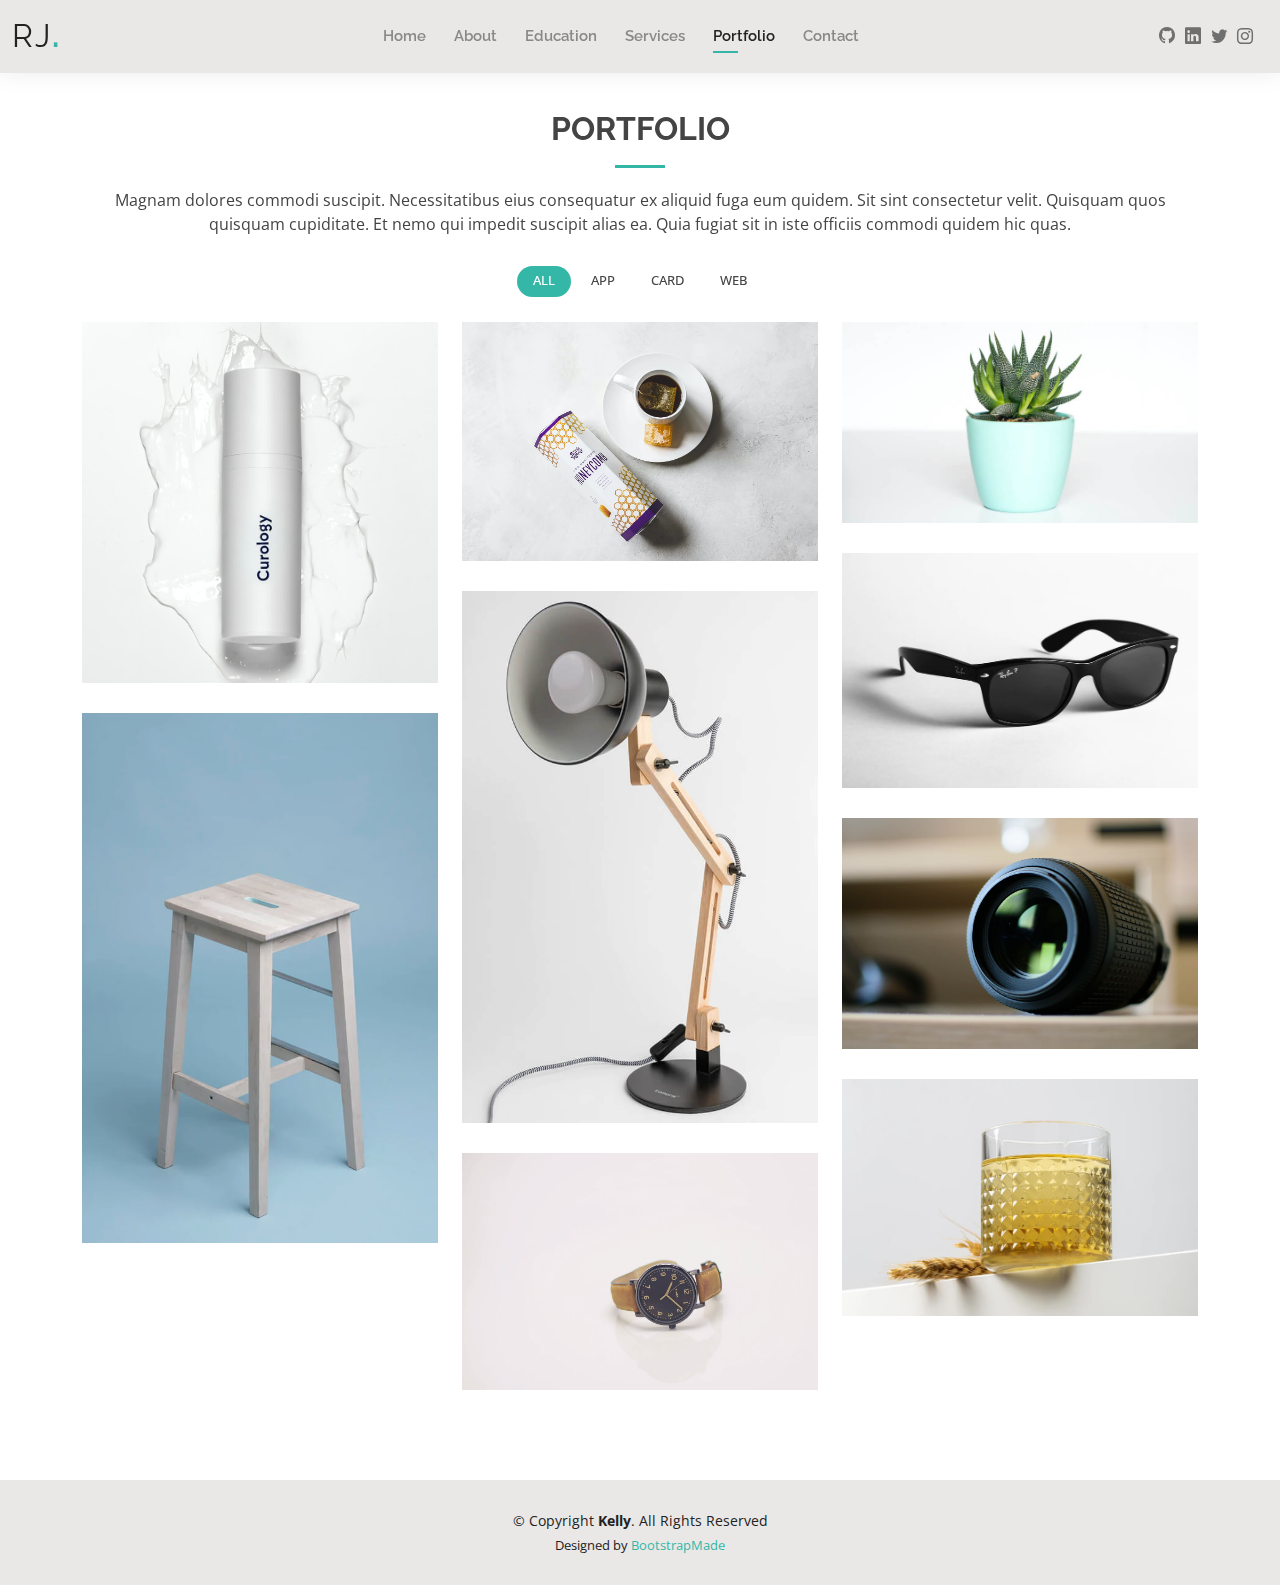
<file: portfolio.html>
<!DOCTYPE html>
<html lang="en">

<head>
  <meta charset="utf-8">
  <meta content="width=device-width, initial-scale=1.0" name="viewport">

  <title>Portfolio - Kelly Bootstrap Template</title>
  <meta content="" name="description">
  <meta content="" name="keywords">

  <!-- Favicons -->
  <link href="assets/img/favicon.png" rel="icon">
  <link href="assets/img/apple-touch-icon.png" rel="apple-touch-icon">

  <!-- Google Fonts -->
  <link href="https://fonts.googleapis.com/css?family=Open+Sans:300,300i,400,400i,600,600i,700,700i|Raleway:300,300i,400,400i,500,500i,600,600i,700,700i|Poppins:300,300i,400,400i,500,500i,600,600i,700,700i" rel="stylesheet">

  <!-- Vendor CSS Files -->
  <link href="assets/vendor/aos/aos.css" rel="stylesheet">
  <link href="assets/vendor/bootstrap/css/bootstrap.min.css" rel="stylesheet">
  <link href="assets/vendor/bootstrap-icons/bootstrap-icons.css" rel="stylesheet">
  <link href="assets/vendor/boxicons/css/boxicons.min.css" rel="stylesheet">
  <link href="assets/vendor/glightbox/css/glightbox.min.css" rel="stylesheet">
  <link href="assets/vendor/swiper/swiper-bundle.min.css" rel="stylesheet">

  <!-- Template Main CSS File -->
  <link href="assets/css/style.css" rel="stylesheet">

  <!-- =======================================================
  * Template Name: Kelly - v4.3.0
  * Template URL: https://bootstrapmade.com/kelly-free-bootstrap-cv-resume-html-template/
  * Author: BootstrapMade.com
  * License: https://bootstrapmade.com/license/
  ======================================================== -->
</head>

<body>

  <!-- ======= Header ======= -->
  <header id="header" class="fixed-top">
    <div class="container-fluid d-flex justify-content-between align-items-center">

      <h1 class="logo me-auto me-lg-0"><a href="index.html">RJ<span style="color:#34b7a7; font-weight: bold;">.</span></a></h1>
      <!-- Uncomment below if you prefer to use an image logo -->
      <!-- <a href="index.html" class="logo"><img src="assets/img/logo.png" alt="" class="img-fluid"></a>-->

      <nav id="navbar" class="navbar order-last order-lg-0">
        <ul>
          <li><a href="index.html">Home</a></li>
          <li><a href="about.html">About</a></li>
          <li><a href="education.html">Education</a></li>
          <li><a href="services.html">Services</a></li>
          <li><a class="active" href="portfolio.html">Portfolio</a></li>
          <li><a href="contact.html">Contact</a></li>
        </ul>
        <i class="bi bi-list mobile-nav-toggle"></i>
      </nav><!-- .navbar -->

      <div class="header-social-links">
        <a href="https://github.com/rahulnj" class="Git"><i class="bi bi-github"></i></a>
        <a href="https://www.linkedin.com/in/rahul-jayaraman-642029212/" class="linkedin"><i class="bi bi-linkedin"></i></a>
        <a href="https://twitter.com/rahul_jayaraman" class="twitter"><i class="bi bi-twitter"></i></a>
        <a href="https://www.instagram.com/__rah.ul__/" class="instagram"><i class="bi bi-instagram"></i></a>
        
      </div>
    </div>

  </header><!-- End Header -->

  <main id="main">

    <!-- ======= Portfolio Section ======= -->
    <section id="portfolio" class="portfolio">
      <div class="container" data-aos="fade-up">

        <div class="section-title">
          <h2>Portfolio</h2>
          <p>Magnam dolores commodi suscipit. Necessitatibus eius consequatur ex aliquid fuga eum quidem. Sit sint consectetur velit. Quisquam quos quisquam cupiditate. Et nemo qui impedit suscipit alias ea. Quia fugiat sit in iste officiis commodi quidem hic quas.</p>
        </div>

        <div class="row" data-aos="fade-up" data-aos-delay="100">
          <div class="col-lg-12 d-flex justify-content-center">
            <ul id="portfolio-flters">
              <li data-filter="*" class="filter-active">All</li>
              <li data-filter=".filter-app">App</li>
              <li data-filter=".filter-card">Card</li>
              <li data-filter=".filter-web">Web</li>
            </ul>
          </div>
        </div>

        <div class="row portfolio-container" data-aos="fade-up" data-aos-delay="200">

          <div class="col-lg-4 col-md-6 portfolio-item filter-app">
            <div class="portfolio-wrap">
              <img src="assets/img/portfolio/portfolio-1.jpg" class="img-fluid" alt="">
              <div class="portfolio-info">
                <h4>App 1</h4>
                <p>App</p>
                <div class="portfolio-links">
                  <a href="assets/img/portfolio/portfolio-1.jpg" data-gallery="portfolioGallery" class="portfolio-lightbox" title="App 1"><i class="bx bx-plus"></i></a>
                  <a href="portfolio-details.html" class="portfolio-details-lightbox" data-glightbox="type: external" title="Portfolio Details"><i class="bx bx-link"></i></a>
                </div>
              </div>
            </div>
          </div>

          <div class="col-lg-4 col-md-6 portfolio-item filter-web">
            <div class="portfolio-wrap">
              <img src="assets/img/portfolio/portfolio-2.jpg" class="img-fluid" alt="">
              <div class="portfolio-info">
                <h4>Web 3</h4>
                <p>Web</p>
                <div class="portfolio-links">
                  <a href="assets/img/portfolio/portfolio-2.jpg" data-gallery="portfolioGallery" class="portfolio-lightbox" title="Web 3"><i class="bx bx-plus"></i></a>
                  <a href="portfolio-details.html" class="portfolio-details-lightbox" data-glightbox="type: external" title="Portfolio Details"><i class="bx bx-link"></i></a>
                </div>
              </div>
            </div>
          </div>

          <div class="col-lg-4 col-md-6 portfolio-item filter-app">
            <div class="portfolio-wrap">
              <img src="assets/img/portfolio/portfolio-3.jpg" class="img-fluid" alt="">
              <div class="portfolio-info">
                <h4>App 2</h4>
                <p>App</p>
                <div class="portfolio-links">
                  <a href="assets/img/portfolio/portfolio-3.jpg" data-gallery="portfolioGallery" class="portfolio-lightbox" title="App 2"><i class="bx bx-plus"></i></a>
                  <a href="portfolio-details.html" class="portfolio-details-lightbox" data-glightbox="type: external" title="Portfolio Details"><i class="bx bx-link"></i></a>
                </div>
              </div>
            </div>
          </div>

          <div class="col-lg-4 col-md-6 portfolio-item filter-card">
            <div class="portfolio-wrap">
              <img src="assets/img/portfolio/portfolio-4.jpg" class="img-fluid" alt="">
              <div class="portfolio-info">
                <h4>Card 2</h4>
                <p>Card</p>
                <div class="portfolio-links">
                  <a href="assets/img/portfolio/portfolio-4.jpg" data-gallery="portfolioGallery" class="portfolio-lightbox" title="Card 2"><i class="bx bx-plus"></i></a>
                  <a href="portfolio-details.html" class="portfolio-details-lightbox" data-glightbox="type: external" title="Portfolio Details"><i class="bx bx-link"></i></a>
                </div>
              </div>
            </div>
          </div>

          <div class="col-lg-4 col-md-6 portfolio-item filter-web">
            <div class="portfolio-wrap">
              <img src="assets/img/portfolio/portfolio-5.jpg" class="img-fluid" alt="">
              <div class="portfolio-info">
                <h4>Web 2</h4>
                <p>Web</p>
                <div class="portfolio-links">
                  <a href="assets/img/portfolio/portfolio-5.jpg" data-gallery="portfolioGallery" class="portfolio-lightbox" title="Web 2"><i class="bx bx-plus"></i></a>
                  <a href="portfolio-details.html" class="portfolio-details-lightbox" data-glightbox="type: external" title="Portfolio Details"><i class="bx bx-link"></i></a>
                </div>
              </div>
            </div>
          </div>

          <div class="col-lg-4 col-md-6 portfolio-item filter-app">
            <div class="portfolio-wrap">
              <img src="assets/img/portfolio/portfolio-6.jpg" class="img-fluid" alt="">
              <div class="portfolio-info">
                <h4>App 3</h4>
                <p>App</p>
                <div class="portfolio-links">
                  <a href="assets/img/portfolio/portfolio-6.jpg" data-gallery="portfolioGallery" class="portfolio-lightbox" title="App 3"><i class="bx bx-plus"></i></a>
                  <a href="portfolio-details.html" class="portfolio-details-lightbox" data-glightbox="type: external" title="Portfolio Details"><i class="bx bx-link"></i></a>
                </div>
              </div>
            </div>
          </div>

          <div class="col-lg-4 col-md-6 portfolio-item filter-card">
            <div class="portfolio-wrap">
              <img src="assets/img/portfolio/portfolio-7.jpg" class="img-fluid" alt="">
              <div class="portfolio-info">
                <h4>Card 1</h4>
                <p>Card</p>
                <div class="portfolio-links">
                  <a href="assets/img/portfolio/portfolio-7.jpg" data-gallery="portfolioGallery" class="portfolio-lightbox" title="Card 1"><i class="bx bx-plus"></i></a>
                  <a href="portfolio-details.html" class="portfolio-details-lightbox" data-glightbox="type: external" title="Portfolio Details"><i class="bx bx-link"></i></a>
                </div>
              </div>
            </div>
          </div>

          <div class="col-lg-4 col-md-6 portfolio-item filter-card">
            <div class="portfolio-wrap">
              <img src="assets/img/portfolio/portfolio-8.jpg" class="img-fluid" alt="">
              <div class="portfolio-info">
                <h4>Card 3</h4>
                <p>Card</p>
                <div class="portfolio-links">
                  <a href="assets/img/portfolio/portfolio-8.jpg" data-gallery="portfolioGallery" class="portfolio-lightbox" title="Card 3"><i class="bx bx-plus"></i></a>
                  <a href="portfolio-details.html" class="portfolio-details-lightbox" data-glightbox="type: external" title="Portfolio Details"><i class="bx bx-link"></i></a>
                </div>
              </div>
            </div>
          </div>

          <div class="col-lg-4 col-md-6 portfolio-item filter-web">
            <div class="portfolio-wrap">
              <img src="assets/img/portfolio/portfolio-9.jpg" class="img-fluid" alt="">
              <div class="portfolio-info">
                <h4>Web 3</h4>
                <p>Web</p>
                <div class="portfolio-links">
                  <a href="assets/img/portfolio/portfolio-9.jpg" data-gallery="portfolioGallery" class="portfolio-lightbox" title="Web 3"><i class="bx bx-plus"></i></a>
                  <a href="portfolio-details.html" class="portfolio-details-lightbox" data-glightbox="type: external" title="Portfolio Details"><i class="bx bx-link"></i></a>
                </div>
              </div>
            </div>
          </div>

        </div>

      </div>
    </section><!-- End Portfolio Section -->

  </main><!-- End #main -->

  <!-- ======= Footer ======= -->
  <footer id="footer">
    <div class="container">
      <div class="copyright">
        &copy; Copyright <strong><span>Kelly</span></strong>. All Rights Reserved
      </div>
      <div class="credits">
        <!-- All the links in the footer should remain intact. -->
        <!-- You can delete the links only if you purchased the pro version. -->
        <!-- Licensing information: https://bootstrapmade.com/license/ -->
        <!-- Purchase the pro version with working PHP/AJAX contact form: https://bootstrapmade.com/kelly-free-bootstrap-cv-resume-html-template/ -->
        Designed by <a href="https://bootstrapmade.com/">BootstrapMade</a>
      </div>
    </div>
  </footer><!-- End  Footer -->

  <div id="preloader"></div>
  <a href="#" class="back-to-top d-flex align-items-center justify-content-center"><i class="bi bi-arrow-up-short"></i></a>

  <!-- Vendor JS Files -->
  <script src="assets/vendor/aos/aos.js"></script>
  <script src="assets/vendor/bootstrap/js/bootstrap.bundle.min.js"></script>
  <script src="assets/vendor/glightbox/js/glightbox.min.js"></script>
  <script src="assets/vendor/isotope-layout/isotope.pkgd.min.js"></script>
  <script src="assets/vendor/php-email-form/validate.js"></script>
  <script src="assets/vendor/purecounter/purecounter.js"></script>
  <script src="assets/vendor/swiper/swiper-bundle.min.js"></script>
  <script src="assets/vendor/waypoints/noframework.waypoints.js"></script>

  <!-- Template Main JS File -->
  <script src="assets/js/main.js"></script>

</body>

</html>
</file>
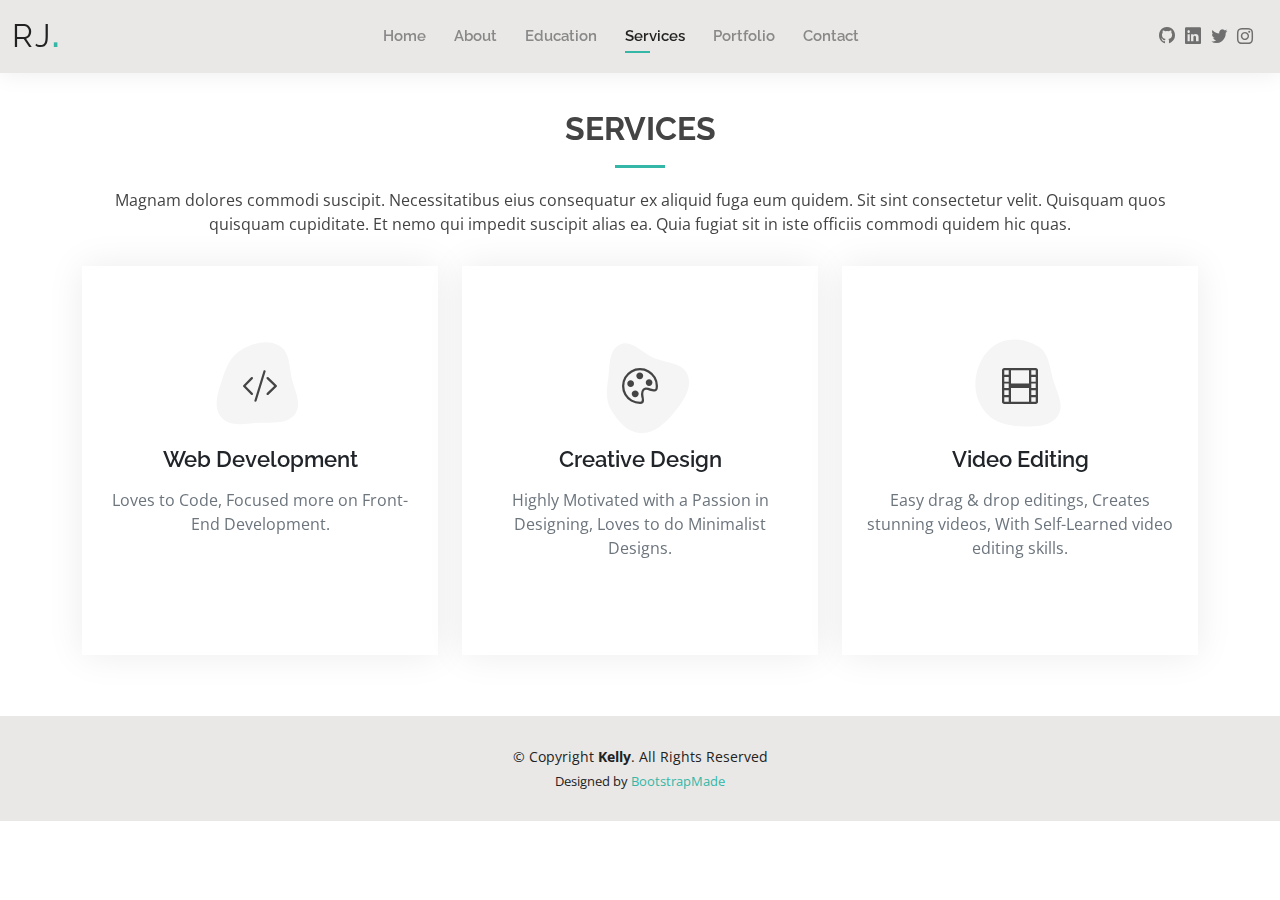
<file: services.html>
<!DOCTYPE html>
<html lang="en">

<head>
  <meta charset="utf-8">
  <meta content="width=device-width, initial-scale=1.0" name="viewport">

  <title>Services - Kelly Bootstrap Template</title>
  <meta content="" name="description">
  <meta content="" name="keywords">

  <!-- Favicons -->
  <link href="assets/img/favicon.png" rel="icon">
  <link href="assets/img/apple-touch-icon.png" rel="apple-touch-icon">

  <!-- Google Fonts -->
  <link href="https://fonts.googleapis.com/css?family=Open+Sans:300,300i,400,400i,600,600i,700,700i|Raleway:300,300i,400,400i,500,500i,600,600i,700,700i|Poppins:300,300i,400,400i,500,500i,600,600i,700,700i" rel="stylesheet">

  <!-- Vendor CSS Files -->
  <link href="assets/vendor/aos/aos.css" rel="stylesheet">
  <link href="assets/vendor/bootstrap/css/bootstrap.min.css" rel="stylesheet">
  <link href="assets/vendor/bootstrap-icons/bootstrap-icons.css" rel="stylesheet">
  <link href="assets/vendor/boxicons/css/boxicons.min.css" rel="stylesheet">
  <link href="assets/vendor/glightbox/css/glightbox.min.css" rel="stylesheet">
  <link href="assets/vendor/swiper/swiper-bundle.min.css" rel="stylesheet">

  <!-- Template Main CSS File -->
  <link href="assets/css/style.css" rel="stylesheet">

  <!-- =======================================================
  * Template Name: Kelly - v4.3.0
  * Template URL: https://bootstrapmade.com/kelly-free-bootstrap-cv-resume-html-template/
  * Author: BootstrapMade.com
  * License: https://bootstrapmade.com/license/
  ======================================================== -->
</head>

<body>

  <!-- ======= Header ======= -->
  <header id="header" class="fixed-top">
    <div class="container-fluid d-flex justify-content-between align-items-center">

      <h1 class="logo me-auto me-lg-0"><a href="index.html">RJ<span style="color:#34b7a7; font-weight: bold;">.</span></a></h1>
      <!-- Uncomment below if you prefer to use an image logo -->
      <!-- <a href="index.html" class="logo"><img src="assets/img/logo.png" alt="" class="img-fluid"></a>-->

      <nav id="navbar" class="navbar order-last order-lg-0">
        <ul>
          <li><a href="index.html">Home</a></li>
          <li><a href="about.html">About</a></li>
          <li><a href="education.html">Education</a></li>
          <li><a class="active" href="services.html">Services</a></li>
          <li><a href="portfolio.html">Portfolio</a></li>
          <li><a href="contact.html">Contact</a></li>
        </ul>
        <i class="bi bi-list mobile-nav-toggle"></i>
      </nav><!-- .navbar -->

      <div class="header-social-links">
        <a href="https://github.com/rahulnj" class="Git"><i class="bi bi-github"></i></a>
        <a href="https://www.linkedin.com/in/rahul-jayaraman-642029212/" class="linkedin"><i class="bi bi-linkedin"></i></a>
        <a href="https://twitter.com/rahul_jayaraman" class="twitter"><i class="bi bi-twitter"></i></a>
        <a href="https://www.instagram.com/__rah.ul__/" class="instagram"><i class="bi bi-instagram"></i></a>
        
      </div>

    </div>

  </header><!-- End Header -->

  <main id="main">

    <!-- ======= Services Section ======= -->
    <section id="services" class="services">
      <div class="container" data-aos="fade-up">

        <div class="section-title">
          <h2>Services</h2>
          <p>Magnam dolores commodi suscipit. Necessitatibus eius consequatur ex aliquid fuga eum quidem. Sit sint consectetur velit. Quisquam quos quisquam cupiditate. Et nemo qui impedit suscipit alias ea. Quia fugiat sit in iste officiis commodi quidem hic quas.</p>
        </div>

        <div class="row">
          <div class="col-lg-4 col-md-6 d-flex align-items-stretch" data-aos="zoom-in" data-aos-delay="100">
            <div class="icon-box iconbox-blue">
              <div class="icon">
                <svg width="100" height="100" viewBox="0 0 600 600" xmlns="http://www.w3.org/2000/svg">
                  <path stroke="none" stroke-width="0" fill="#f5f5f5" d="M300,521.0016835830174C376.1290562159157,517.8887921683347,466.0731472004068,529.7835943286574,510.70327084640275,468.03025145048787C554.3714126377745,407.6079735673963,508.03601936045806,328.9844924480964,491.2728898941984,256.3432110539036C474.5976632858925,184.082847569629,479.9380746630129,96.60480741107993,416.23090153303,58.64404602377083C348.86323505073057,18.502131276798302,261.93793281208167,40.57373210992963,193.5410806939664,78.93577620505333C130.42746243093433,114.334589627462,98.30271207620316,179.96522072025542,76.75703585869454,249.04625023123273C51.97151888228291,328.5150500222984,13.704378332031375,421.85034740162234,66.52175969318436,486.19268352777647C119.04800174914682,550.1803526380478,217.28368757567262,524.383925680826,300,521.0016835830174"></path>
                </svg>
                <i class="bi bi-code-slash"></i>
              </div>
              <h4 class="text-dark">Web Development</h4>
              <p class="text-muted">Loves to Code, Focused more on Front-End Development.</p>
            </div>
          </div>

          <div class="col-lg-4 col-md-6 d-flex align-items-stretch mt-4 mt-md-0" data-aos="zoom-in" data-aos-delay="200">
            <div class="icon-box iconbox-orange ">
              <div class="icon">
                <svg width="100" height="100" viewBox="0 0 600 600" xmlns="http://www.w3.org/2000/svg">
                  <path stroke="none" stroke-width="0" fill="#f5f5f5" d="M300,582.0697525312426C382.5290701553225,586.8405444964366,449.9789794690241,525.3245884688669,502.5850820975895,461.55621195738473C556.606425686781,396.0723002908107,615.8543463187945,314.28637112970534,586.6730223649479,234.56875336149918C558.9533121215079,158.8439757836574,454.9685369536778,164.00468322053177,381.49747125262974,130.76875717737553C312.15926192815925,99.40240125094834,248.97055460311594,18.661163978235184,179.8680185752513,50.54337015887873C110.5421016452524,82.52863877960104,119.82277516462835,180.83849132639028,109.12597500060166,256.43424936330496C100.08760227029461,320.3096726198365,92.17705696193138,384.0621239912766,124.79988738764834,439.7174275375508C164.83382741302287,508.01625554203684,220.96474134820875,577.5009287672846,300,582.0697525312426"></path>
                </svg>
                <i class="bi bi-palette"></i>
              </div>
              <h4 class="text-dark">Creative Design</h4>
              <p class="text-muted">Highly Motivated with a Passion in Designing, Loves to do Minimalist Designs.
              </p>
            </div>
          </div>

          <div class="col-lg-4 col-md-6 d-flex align-items-stretch mt-4 mt-lg-0" data-aos="zoom-in" data-aos-delay="300">
            <div class="icon-box iconbox-pink">
              <div class="icon">
                <svg width="100" height="100" viewBox="0 0 600 600" xmlns="http://www.w3.org/2000/svg">
                  <path stroke="none" stroke-width="0" fill="#f5f5f5" d="M300,541.5067337569781C382.14930387511276,545.0595476570109,479.8736841581634,548.3450877840088,526.4010558755058,480.5488172755941C571.5218469581645,414.80211281144784,517.5187510058486,332.0715597781072,496.52539010469104,255.14436215662573C477.37192572678356,184.95920475031193,473.57363656557914,105.61284051026155,413.0603344069578,65.22779650032875C343.27470386102294,18.654635553484475,251.2091493199835,5.337323636656869,175.0934190732945,40.62881213300186C97.87086631185822,76.43348514350839,51.98124368387456,156.15599469081315,36.44837278890362,239.84606092416172C21.716077023791087,319.22268207091537,43.775223500013084,401.1760424656574,96.891909868211,461.97329694683043C147.22146801428983,519.5804099606455,223.5754009179313,538.201503339737,300,541.5067337569781"></path>
                </svg>
                <i class="bi bi-film"></i>
              </div>
              <h4 class="text-dark">Video Editing</h4>
              <p class="text-muted">Easy drag & drop editings, Creates stunning videos, With Self-Learned video editing skills.</p>
            </div>
          </div>

          <!-- <div class="col-lg-4 col-md-6 d-flex align-items-stretch mt-4" data-aos="zoom-in" data-aos-delay="100">
            <div class="icon-box iconbox-yellow">
              <div class="icon">
                <svg width="100" height="100" viewBox="0 0 600 600" xmlns="http://www.w3.org/2000/svg">
                  <path stroke="none" stroke-width="0" fill="#f5f5f5" d="M300,503.46388370962813C374.79870501325706,506.71871716319447,464.8034551963731,527.1746412648533,510.4981551193396,467.86667711651364C555.9287308511215,408.9015244558933,512.6030010748507,327.5744911775523,490.211057578863,256.5855673507754C471.097692560561,195.9906835881958,447.69079081568157,138.11976852964426,395.19560036434837,102.3242989838813C329.3053358748298,57.3949838291264,248.02791733380457,8.279543830951368,175.87071277845988,42.242879143198664C103.41431057327972,76.34704239035025,93.79494320519305,170.9812938413882,81.28167332365135,250.07896920659033C70.17666984294237,320.27484674793965,64.84698225790005,396.69656628748305,111.28512138212992,450.4950937839243C156.20124167950087,502.5303643271138,231.32542653798444,500.4755392045468,300,503.46388370962813"></path>
                </svg>
                <i class="bx bx-layer"></i>
              </div>
              <h4><a href="">Nemo Enim</a></h4>
              <p>At vero eos et accusamus et iusto odio dignissimos ducimus qui blanditiis</p>
            </div>
          </div>

          <div class="col-lg-4 col-md-6 d-flex align-items-stretch mt-4" data-aos="zoom-in" data-aos-delay="200">
            <div class="icon-box iconbox-red">
              <div class="icon">
                <svg width="100" height="100" viewBox="0 0 600 600" xmlns="http://www.w3.org/2000/svg">
                  <path stroke="none" stroke-width="0" fill="#f5f5f5" d="M300,532.3542879108572C369.38199826031484,532.3153073249985,429.10787420159085,491.63046689027357,474.5244479745417,439.17860296908856C522.8885846962883,383.3225815378663,569.1668002868075,314.3205725914397,550.7432151929288,242.7694973846089C532.6665558377875,172.5657663291529,456.2379748765914,142.6223662098291,390.3689995646985,112.34683881706744C326.66090330228417,83.06452184765237,258.84405631176094,53.51806209861945,193.32584062364296,78.48882559362697C121.61183558270385,105.82097193414197,62.805066853699245,167.19869350419734,48.57481801355237,242.6138429142374C34.843463184063346,315.3850353017275,76.69343916112496,383.4422959591041,125.22947124332185,439.3748458443577C170.7312796277747,491.8107796887764,230.57421082200815,532.3932930995766,300,532.3542879108572"></path>
                </svg>
                <i class="bx bx-slideshow"></i>
              </div>
              <h4><a href="">Dele Cardo</a></h4>
              <p>Quis consequatur saepe eligendi voluptatem consequatur dolor consequuntur</p>
            </div>
          </div>

          <div class="col-lg-4 col-md-6 d-flex align-items-stretch mt-4" data-aos="zoom-in" data-aos-delay="300">
            <div class="icon-box iconbox-teal">
              <div class="icon">
                <svg width="100" height="100" viewBox="0 0 600 600" xmlns="http://www.w3.org/2000/svg">
                  <path stroke="none" stroke-width="0" fill="#f5f5f5" d="M300,566.797414625762C385.7384707136149,576.1784315230908,478.7894351017131,552.8928747891023,531.9192734346935,484.94944893311C584.6109503024035,417.5663521118492,582.489472248146,322.67544863468447,553.9536738515405,242.03673114598146C529.1557734026468,171.96086150256528,465.24506316201064,127.66468636344209,395.9583748389544,100.7403814666027C334.2173773831606,76.7482773500951,269.4350130405921,84.62216499799875,207.1952322260088,107.2889140133804C132.92018162631612,134.33871894543012,41.79353780512637,160.00259165414826,22.644507872594943,236.69541883565114C3.319112789854554,314.0945973066697,72.72355303640163,379.243833228382,124.04198916343866,440.3218312028393C172.9286146004772,498.5055451809895,224.45579914871206,558.5317968840102,300,566.797414625762"></path>
                </svg>
                <i class="bx bx-arch"></i>
              </div>
              <h4><a href="">Divera Don</a></h4>
              <p>Modi nostrum vel laborum. Porro fugit error sit minus sapiente sit aspernatur</p>
            </div>
          </div> -->

        </div>

      </div>
    </section><!-- End Services Section -->

  </main><!-- End #main -->

  <!-- ======= Footer ======= -->
  <footer id="footer">
    <div class="container">
      <div class="copyright">
        &copy; Copyright <strong><span>Kelly</span></strong>. All Rights Reserved
      </div>
      <div class="credits">
        <!-- All the links in the footer should remain intact. -->
        <!-- You can delete the links only if you purchased the pro version. -->
        <!-- Licensing information: https://bootstrapmade.com/license/ -->
        <!-- Purchase the pro version with working PHP/AJAX contact form: https://bootstrapmade.com/kelly-free-bootstrap-cv-resume-html-template/ -->
        Designed by <a href="https://bootstrapmade.com/">BootstrapMade</a>
      </div>
    </div>
  </footer><!-- End  Footer -->

  <div id="preloader"></div>
  <a href="#" class="back-to-top d-flex align-items-center justify-content-center"><i class="bi bi-arrow-up-short"></i></a>

  <!-- Vendor JS Files -->
  <script src="assets/vendor/aos/aos.js"></script>
  <script src="assets/vendor/bootstrap/js/bootstrap.bundle.min.js"></script>
  <script src="assets/vendor/glightbox/js/glightbox.min.js"></script>
  <script src="assets/vendor/isotope-layout/isotope.pkgd.min.js"></script>
  <script src="assets/vendor/php-email-form/validate.js"></script>
  <script src="assets/vendor/purecounter/purecounter.js"></script>
  <script src="assets/vendor/swiper/swiper-bundle.min.js"></script>
  <script src="assets/vendor/waypoints/noframework.waypoints.js"></script>

  <!-- Template Main JS File -->
  <script src="assets/js/main.js"></script>

</body>

</html>
</file>
<file: assets/css/style.css>
/**
* Template Name: Kelly - v4.3.0
* Template URL: https://bootstrapmade.com/kelly-free-bootstrap-cv-resume-html-template/
* Author: BootstrapMade.com
* License: https://bootstrapmade.com/license/
*/

/*--------------------------------------------------------------
# General
--------------------------------------------------------------*/
body {
  font-family: 'Open Sans', sans-serif;
  color: #444444;
}

a {
  color: #34b7a7;
  text-decoration: none;
}

a:hover {
  color: #51cdbe;
  text-decoration: none;
}

h1,
h2,
h3,
h4,
h5,
h6 {
  font-family: 'Raleway', sans-serif;
}

#main {
  margin-top: 50px;
}

@media (max-width: 992px) {
  #main {
    margin-top: 30px;
  }
}

/*--------------------------------------------------------------
# Preloader
--------------------------------------------------------------*/
#preloader {
  position: fixed;
  top: 0;
  left: 0;
  right: 0;
  bottom: 0;
  z-index: 9999;
  overflow: hidden;
  background: #fff;
}

#preloader:before {
  content: '';
  position: fixed;
  top: calc(50% - 30px);
  left: calc(50% - 30px);
  border: 6px solid #34b7a7;
  border-top-color: #dcf5f2;
  border-radius: 50%;
  width: 60px;
  height: 60px;
  -webkit-animation: animate-preloader 1s linear infinite;
  animation: animate-preloader 1s linear infinite;
}

@-webkit-keyframes animate-preloader {
  0% {
    transform: rotate(0deg);
  }
  100% {
    transform: rotate(360deg);
  }
}

@keyframes animate-preloader {
  0% {
    transform: rotate(0deg);
  }
  100% {
    transform: rotate(360deg);
  }
}

/*--------------------------------------------------------------
# Back to top button
--------------------------------------------------------------*/
.back-to-top {
  position: fixed;
  visibility: hidden;
  opacity: 0;
  right: 15px;
  bottom: 15px;
  z-index: 996;
  background: #34b7a7;
  width: 40px;
  height: 40px;
  border-radius: 50px;
  transition: all 0.4s;
}

.back-to-top i {
  font-size: 24px;
  color: #fff;
  line-height: 0;
}

.back-to-top:hover {
  background: #49cbbb;
  color: #fff;
}

.back-to-top.active {
  visibility: visible;
  opacity: 1;
}

/*--------------------------------------------------------------
# Header
--------------------------------------------------------------*/
#header {
  background: #e9e8e6;
  box-shadow: 0px 0px 25px 0 rgba(0, 0, 0, 0.08);
  z-index: 997;
  padding: 15px 0;
}

#header .logo {
  font-size: 32px;
  margin: 0;
  padding: 0;
  line-height: 1;
  font-weight: 400;
  letter-spacing: 2px;
  text-transform: uppercase;
}

#header .logo a {
  color: #222222;
}

#header .logo img {
  max-height: 40px;
}

@media (max-width: 992px) {
  #header .logo {
    font-size: 28px;
  }
}

/*--------------------------------------------------------------
# Header Social Links
--------------------------------------------------------------*/
.header-social-links {
  padding-right: 15px;
}

.header-social-links a {
  color: #6f6f6f;
  padding-left: 6px;
  display: inline-block;
  line-height: 0px;
  transition: 0.3s;
  font-size: 16px;
}

.header-social-links a:hover {
  color: #34b7a7;
}

/*--------------------------------------------------------------
# Navigation Menu
--------------------------------------------------------------*/
/**
* Desktop Navigation 
*/
.navbar {
  padding: 0;
}

.navbar ul {
  margin: 0;
  padding: 0;
  display: flex;
  list-style: none;
  align-items: center;
}

.navbar li {
  position: relative;
  padding: 10px 0 10px 28px;
}

.navbar a,
.navbar a:focus {
  display: flex;
  align-items: center;
  justify-content: space-between;
  font-family: 'Raleway', sans-serif;
  font-size: 15px;
  font-weight: 600;
  color: #888888;
  white-space: nowrap;
  transition: 0.3s;
  position: relative;
}

.navbar a i,
.navbar a:focus i {
  font-size: 12px;
  line-height: 0;
  margin-left: 5px;
}

.navbar > ul > li > a:before {
  content: '';
  position: absolute;
  width: 0;
  height: 2px;
  bottom: -5px;
  left: 0;
  background-color: #34b7a7;
  visibility: hidden;
  width: 0px;
  transition: all 0.3s ease-in-out 0s;
}

.navbar a:hover:before,
.navbar li:hover > a:before,
.navbar .active:before {
  visibility: visible;
  width: 25px;
}

.navbar a:hover,
.navbar .active,
.navbar .active:focus,
.navbar li:hover > a {
  color: #222222;
}

.navbar .dropdown ul {
  display: block;
  position: absolute;
  left: 14px;
  top: calc(100% + 30px);
  margin: 0;
  padding: 10px 0;
  z-index: 99;
  opacity: 0;
  visibility: hidden;
  background: #fff;
  box-shadow: 0px 0px 30px rgba(127, 137, 161, 0.25);
  transition: 0.3s;
  border-radius: 4px;
}

.navbar .dropdown ul li {
  min-width: 200px;
  padding: 0;
}

.navbar .dropdown ul a {
  padding: 10px 20px;
  font-size: 15px;
  text-transform: none;
  font-weight: 600;
}

.navbar .dropdown ul a i {
  font-size: 12px;
}

.navbar .dropdown ul a:hover,
.navbar .dropdown ul .active:hover,
.navbar .dropdown ul li:hover > a {
  color: #34b7a7;
}

.navbar .dropdown:hover > ul {
  opacity: 1;
  top: 100%;
  visibility: visible;
}

.navbar .dropdown .dropdown ul {
  top: 0;
  left: calc(100% - 30px);
  visibility: hidden;
}

.navbar .dropdown .dropdown:hover > ul {
  opacity: 1;
  top: 0;
  left: 100%;
  visibility: visible;
}

@media (max-width: 1366px) {
  .navbar .dropdown .dropdown ul {
    left: -90%;
  }
  .navbar .dropdown .dropdown:hover > ul {
    left: -100%;
  }
}

/**
* Mobile Navigation 
*/
.mobile-nav-toggle {
  color: #222222;
  font-size: 28px;
  cursor: pointer;
  display: none;
  line-height: 0;
  transition: 0.5s;
}

.mobile-nav-toggle.bi-x {
  color: #fff;
}

@media (max-width: 991px) {
  .mobile-nav-toggle {
    display: block;
  }
  .navbar ul {
    display: none;
  }
}

.navbar-mobile {
  position: fixed;
  overflow: hidden;
  top: 0;
  right: 0;
  left: 0;
  bottom: 0;
  background: rgba(9, 9, 9, 0.9);
  transition: 0.3s;
  z-index: 999;
}

.navbar-mobile .mobile-nav-toggle {
  position: absolute;
  top: 15px;
  right: 15px;
}

.navbar-mobile ul {
  display: block;
  position: absolute;
  top: 55px;
  right: 15px;
  bottom: 15px;
  left: 15px;
  padding: 10px 0;
  border-radius: 10px;
  background-color: #fff;
  overflow-y: auto;
  transition: 0.3s;
}

.navbar-mobile a {
  font-size: 15px;
  padding-right: 15px;
  color: #222222;
}

.navbar-mobile a:hover,
.navbar-mobile .active,
.navbar-mobile li:hover > a {
  color: #34b7a7;
}

.navbar-mobile .getstarted {
  margin: 15px;
}

.navbar-mobile .dropdown ul {
  position: static;
  display: none;
  margin: 10px 20px;
  padding: 10px 0;
  z-index: 99;
  opacity: 1;
  visibility: visible;
  background: #fff;
  box-shadow: 0px 0px 30px rgba(127, 137, 161, 0.25);
}

.navbar-mobile .dropdown ul li {
  min-width: 200px;
}

.navbar-mobile .dropdown ul a {
  padding: 10px 20px;
}

.navbar-mobile .dropdown ul a i {
  font-size: 12px;
}

.navbar-mobile .dropdown ul a:hover,
.navbar-mobile .dropdown ul .active:hover,
.navbar-mobile .dropdown ul li:hover > a {
  color: #34b7a7;
}

.navbar-mobile .dropdown > .dropdown-active {
  display: block;
}

/*--------------------------------------------------------------
# Hero Section
--------------------------------------------------------------*/
#hero {
  width: 100%;
  height: 100vh;
  background: url('../img/My\ Post.jpg') top right;
  background-size: cover;
}

#hero .container {
  padding-top: 70px;
  position: relative;
}

@media (max-width: 992px) {
  #hero .container {
    padding-top: 58px;
  }
}

#hero h1 {
  margin: 0;
  font-size: 48px;
  font-weight: 700;
  line-height: 56px;
  color: #222222;
}

#hero h2 {
  color: #6f6f6f;
  margin: 10px 0 0 0;
  font-size: 22px;
}

#hero .btn-about {
  font-family: 'Raleway', sans-serif;
  text-transform: uppercase;
  font-weight: 600;
  font-size: 12px;
  letter-spacing: 1px;
  display: inline-block;
  padding: 12px 40px;
  border-radius: 50px;
  transition: 0.5s;
  margin-top: 30px;
  color: #fff;
  background: #34b7a7;
}

#hero .btn-about:hover {
  background: #3dc8b7;
}

@media (min-width: 1024px) {
  #hero {
    background-attachment: fixed;
  }
}

@media (max-width: 992px) {
  #hero:before {
    content: '';
    background: rgba(255, 255, 255, 0.8);
    position: absolute;
    bottom: 0;
    top: 0;
    left: 0;
    right: 0;
  }
  #hero h1 {
    font-size: 28px;
    line-height: 36px;
  }
  #hero h2 {
    font-size: 18px;
    line-height: 24px;
  }
}

/*--------------------------------------------------------------
# Sections General
--------------------------------------------------------------*/
section {
  padding: 60px 0;
}

.section-bg {
  background-color: #e7f8f6;
}

.section-title {
  text-align: center;
  padding-bottom: 30px;
}

.section-title h2 {
  font-size: 32px;
  font-weight: bold;
  text-transform: uppercase;
  margin-bottom: 20px;
  padding-bottom: 20px;
  position: relative;
}

.section-title h2::after {
  content: '';
  position: absolute;
  display: block;
  width: 50px;
  height: 3px;
  background: #34b7a7;
  bottom: 0;
  left: calc(50% - 25px);
}

.section-title p {
  margin-bottom: 0;
}

/*--------------------------------------------------------------
# Cta
--------------------------------------------------------------*/
.cta {
  background: linear-gradient(rgba(0, 0, 0, 0.6), rgba(0, 0, 0, 0.6)),
    url('../img/bg-1.jpg') fixed center center;
  background-size: cover;
  padding: 80px 0;
}

.cta h3 {
  color: #fff;
  font-size: 28px;
  font-weight: 700;
}

.cta p {
  color: #fff;
}

.cta .cta-btn {
  font-family: 'Raleway', sans-serif;
  text-transform: uppercase;
  font-weight: 500;
  font-size: 16px;
  letter-spacing: 1px;
  display: inline-block;
  padding: 8px 20px;
  border-radius: 2px;
  transition: 0.5s;
  margin: 10px;
  border: 2px solid #fff;
  color: #fff;
}

.cta .cta-btn:hover {
  background: #34b7a7;
  border: 2px solid #34b7a7;
}

@media (max-width: 1024px) {
  .cta {
    background-attachment: scroll;
  }
}

@media (min-width: 769px) {
  .cta .cta-btn-container {
    display: flex;
    align-items: center;
    justify-content: flex-end;
  }
}

/*--------------------------------------------------------------
# About
--------------------------------------------------------------*/
.about .content h3 {
  font-weight: 700;
  font-size: 26px;
  color: #555555;
}

.about .content ul {
  list-style: none;
  padding: 0;
}

.about .content ul li {
  padding-bottom: 10px;
}

.about .content ul i {
  font-size: 20px;
  padding-right: 2px;
  color: #34b7a7;
}

.about .content p:last-child {
  margin-bottom: 0;
}

/*--------------------------------------------------------------
# Skills
--------------------------------------------------------------*/
.skills .progress {
  height: 60px;
  display: block;
  background: none;
  border-radius: 0;
}

.skills .progress .skill {
  padding: 10px 0;
  margin: 0 0 6px 0;
  text-transform: uppercase;
  display: block;
  font-weight: 600;
  font-family: 'Poppins', sans-serif;
  color: #222222;
}

.skills .progress .skill .val {
  float: right;
  font-style: normal;
}

.skills .progress-bar-wrap {
  background: #f3f3f3;
}

.skills .progress-bar {
  width: 1px;
  height: 10px;
  transition: 0.9s;
  background-color: #050505;
}

/*--------------------------------------------------------------
# Facts
--------------------------------------------------------------*/
.facts .counters span {
  font-size: 48px;
  display: block;
  color: #34b7a7;
}

.facts .counters p {
  padding: 0;
  margin: 0 0 20px 0;
  font-family: 'Raleway', sans-serif;
  font-size: 14px;
}

/*--------------------------------------------------------------
# Testimonials
--------------------------------------------------------------*/
.testimonials .section-header {
  margin-bottom: 40px;
}

.testimonials .testimonial-item {
  text-align: center;
}

.testimonials .testimonial-item .testimonial-img {
  width: 120px;
  border-radius: 50%;
  border: 4px solid #fff;
  margin: 0 auto;
}

.testimonials .testimonial-item h3 {
  font-size: 20px;
  font-weight: bold;
  margin: 10px 0 5px 0;
  color: #111;
}

.testimonials .testimonial-item h4 {
  font-size: 14px;
  color: #999;
  margin: 0 0 15px 0;
}

.testimonials .testimonial-item .quote-icon-left,
.testimonials .testimonial-item .quote-icon-right {
  color: #c8efea;
  font-size: 26px;
}

.testimonials .testimonial-item .quote-icon-left {
  display: inline-block;
  left: -5px;
  position: relative;
}

.testimonials .testimonial-item .quote-icon-right {
  display: inline-block;
  right: -5px;
  position: relative;
  top: 10px;
}

.testimonials .testimonial-item p {
  font-style: italic;
  margin: 0 auto 15px auto;
}

@media (min-width: 992px) {
  .testimonials .testimonial-item p {
    width: 80%;
  }
}

.testimonials .swiper-pagination {
  margin-top: 20px;
  position: relative;
}

.testimonials .swiper-pagination .swiper-pagination-bullet {
  width: 12px;
  height: 12px;
  background-color: #fff;
  opacity: 1;
  border: 1px solid #34b7a7;
}

.testimonials .swiper-pagination .swiper-pagination-bullet-active {
  background-color: #34b7a7;
}

/*--------------------------------------------------------------
# Resume
--------------------------------------------------------------*/
.resume .resume-title {
  font-size: 26px;
  font-weight: 400;
  margin-top: 20px;
  margin-bottom: 20px;
  color: #222222;
}

.resume .resume-item {
  padding: 0 0 20px 20px;
  margin-top: -2px;
  border-left: 2px solid #34b7a7;
  position: relative;
}

.resume .resume-item h4 {
  line-height: 18px;
  font-size: 18px;
  font-weight: 600;
  font-family: 'Poppins', sans-serif;
  color: #1d685f;
  margin-bottom: 10px;
}

.resume .resume-item h5 {
  font-size: 16px;
  background: #effbf9;
  padding: 5px 15px;
  display: inline-block;
  font-weight: 600;
  margin-bottom: 10px;
  color: #34b7a7;
}

.resume .resume-item ul {
  padding-left: 20px;
}

.resume .resume-item ul li {
  padding-bottom: 10px;
}

.resume .resume-item:last-child {
  padding-bottom: 0;
}

.resume .resume-item::before {
  content: '';
  position: absolute;
  width: 16px;
  height: 16px;
  border-radius: 50px;
  left: -9px;
  top: 0;
  background: #fff;
  border: 2px solid #34b7a7;
}

/*--------------------------------------------------------------
# Services
--------------------------------------------------------------*/
.services .icon-box {
  text-align: center;
  padding: 70px 20px 80px 20px;
  /* transition: all ease-in-out 0.3s; */
  background: #fff;
  box-shadow: 0px 0 35px 0 rgba(0, 0, 0, 0.08);
}

.services .icon-box .icon {
  margin: 0 auto;
  width: 100px;
  height: 100px;
  display: flex;
  align-items: center;
  justify-content: center;
  /* transition: ease-in-out 0.3s; */
  position: relative;
}

.services .icon-box .icon i {
  font-size: 36px;
  /* transition: 0.5s; */
  position: relative;
}

.services .icon-box .icon svg {
  position: absolute;
  top: 0;
  left: 0;
}

/* .services .icon-box .icon svg path {
  transition: 0.5s;
  fill: #f5f5f5;
} */

.services .icon-box h4 {
  font-weight: 600;
  margin: 10px 0 15px 0;
  font-size: 22px;
}

/* .services .icon-box h4 a {
  color: #222222;
  transition: ease-in-out 0.3s;
}

.services .icon-box p {
  line-height: 24px;
  font-size: 14px;
  margin-bottom: 0;
}

.services .iconbox-blue i {
  color: #47aeff;
}

.services .iconbox-blue:hover .icon i {
  color: #fff;
}

.services .iconbox-blue:hover .icon path {
  fill: #47aeff;
}

.services .iconbox-orange i {
  color: #ffa76e;
}

.services .iconbox-orange:hover .icon i {
  color: #fff;
}

.services .iconbox-orange:hover .icon path {
  fill: #ffa76e;
}

.services .iconbox-pink i {
  color: #e80368;
}

.services .iconbox-pink:hover .icon i {
  color: #fff;
}

.services .iconbox-pink:hover .icon path {
  fill: #e80368;
}

.services .iconbox-yellow i {
  color: #ffbb2c;
}

.services .iconbox-yellow:hover .icon i {
  color: #fff;
}

.services .iconbox-yellow:hover .icon path {
  fill: #ffbb2c;
}

.services .iconbox-red i {
  color: #ff5828;
}

.services .iconbox-red:hover .icon i {
  color: #fff;
}

.services .iconbox-red:hover .icon path {
  fill: #ff5828;
}

.services .iconbox-teal i {
  color: #11dbcf;
}

.services .iconbox-teal:hover .icon i {
  color: #fff;
}

.services .iconbox-teal:hover .icon path {
  fill: #11dbcf;
} */

/*--------------------------------------------------------------
# Portfolio
--------------------------------------------------------------*/
.portfolio .portfolio-item {
  margin-bottom: 30px;
}

.portfolio #portfolio-flters {
  padding: 0;
  margin: 0 auto 20px auto;
  list-style: none;
  text-align: center;
}

.portfolio #portfolio-flters li {
  cursor: pointer;
  display: inline-block;
  padding: 8px 16px 10px 16px;
  font-size: 13px;
  font-weight: 500;
  line-height: 1;
  text-transform: uppercase;
  color: #444444;
  margin-bottom: 5px;
  transition: all 0.3s ease-in-out;
  border-radius: 50px;
}

.portfolio #portfolio-flters li:hover,
.portfolio #portfolio-flters li.filter-active {
  color: #fff;
  background: #34b7a7;
}

.portfolio #portfolio-flters li:last-child {
  margin-right: 0;
}

.portfolio .portfolio-wrap {
  transition: 0.3s;
  position: relative;
  overflow: hidden;
  z-index: 1;
  background: rgba(34, 34, 34, 0.6);
}

.portfolio .portfolio-wrap::before {
  content: '';
  background: rgba(34, 34, 34, 0.6);
  position: absolute;
  left: 0;
  right: 0;
  top: 0;
  bottom: 0;
  transition: all ease-in-out 0.3s;
  z-index: 2;
  opacity: 0;
}

.portfolio .portfolio-wrap img {
  transition: all ease-in-out 0.3s;
}

.portfolio .portfolio-wrap .portfolio-info {
  opacity: 0;
  position: absolute;
  top: 0;
  left: 0;
  right: 0;
  bottom: 0;
  z-index: 3;
  transition: all ease-in-out 0.3s;
  display: flex;
  flex-direction: column;
  justify-content: flex-end;
  align-items: flex-start;
  padding: 20px;
}

.portfolio .portfolio-wrap .portfolio-info h4 {
  font-size: 20px;
  color: #fff;
  font-weight: 600;
}

.portfolio .portfolio-wrap .portfolio-info p {
  color: rgba(255, 255, 255, 0.7);
  font-size: 14px;
  text-transform: uppercase;
  padding: 0;
  margin: 0;
  font-style: italic;
}

.portfolio .portfolio-wrap .portfolio-links {
  text-align: center;
  z-index: 4;
}

.portfolio .portfolio-wrap .portfolio-links a {
  color: #fff;
  margin: 0 5px 0 0;
  font-size: 28px;
  display: inline-block;
  transition: 0.3s;
}

.portfolio .portfolio-wrap .portfolio-links a:hover {
  color: #78d9cd;
}

.portfolio .portfolio-wrap:hover::before {
  opacity: 1;
}

.portfolio .portfolio-wrap:hover img {
  transform: scale(1.2);
}

.portfolio .portfolio-wrap:hover .portfolio-info {
  opacity: 1;
}

/*--------------------------------------------------------------
# Portfolio Details
--------------------------------------------------------------*/
.portfolio-details {
  padding-top: 0;
}

.portfolio-details .portfolio-details-slider img {
  width: 100%;
}

.portfolio-details .portfolio-details-slider .swiper-pagination {
  margin-top: 20px;
  position: relative;
}

.portfolio-details
  .portfolio-details-slider
  .swiper-pagination
  .swiper-pagination-bullet {
  width: 12px;
  height: 12px;
  background-color: #fff;
  opacity: 1;
  border: 1px solid #34b7a7;
}

.portfolio-details
  .portfolio-details-slider
  .swiper-pagination
  .swiper-pagination-bullet-active {
  background-color: #34b7a7;
}

.portfolio-details .portfolio-info {
  padding: 30px;
  box-shadow: 0px 0 30px rgba(34, 34, 34, 0.08);
}

.portfolio-details .portfolio-info h3 {
  font-size: 22px;
  font-weight: 700;
  margin-bottom: 20px;
  padding-bottom: 20px;
  border-bottom: 1px solid #eee;
}

.portfolio-details .portfolio-info ul {
  list-style: none;
  padding: 0;
  font-size: 15px;
}

.portfolio-details .portfolio-info ul li + li {
  margin-top: 10px;
}

.portfolio-details .portfolio-description {
  padding-top: 30px;
}

.portfolio-details .portfolio-description h2 {
  font-size: 26px;
  font-weight: 700;
  margin-bottom: 20px;
}

.portfolio-details .portfolio-description p {
  padding: 0;
}

/*--------------------------------------------------------------
# Contact
--------------------------------------------------------------*/
.contact .info {
  width: 100%;
  background: #fff;
}

.contact .info i {
  font-size: 20px;
  color: #34b7a7;
  float: left;
  width: 44px;
  height: 44px;
  background: #effbf9;
  display: flex;
  justify-content: center;
  align-items: center;
  border-radius: 50px;
  transition: all 0.3s ease-in-out;
}

.contact .info h4 {
  padding: 0 0 0 60px;
  font-size: 22px;
  font-weight: 600;
  margin-bottom: 5px;
  color: #222222;
}

.contact .info p {
  padding: 0 0 0 60px;
  margin-bottom: 0;
  font-size: 14px;
  color: #555555;
}

.contact .info .email,
.contact .info .phone {
  margin-top: 40px;
}

.contact .info .email:hover i,
.contact .info .address:hover i,
.contact .info .phone:hover i {
  background: #34b7a7;
  color: #fff;
}

.contact .php-email-form {
  width: 100%;
  background: #fff;
}

.contact .php-email-form .form-group {
  padding-bottom: 8px;
}

.contact .php-email-form .error-message {
  display: none;
  color: #fff;
  background: #ed3c0d;
  text-align: center;
  padding: 15px;
  font-weight: 600;
}

.contact .php-email-form .sent-message {
  display: none;
  color: #fff;
  background: #18d26e;
  text-align: center;
  padding: 15px;
  font-weight: 600;
}

.contact .php-email-form .loading {
  display: none;
  background: #fff;
  text-align: center;
  padding: 15px;
}

.contact .php-email-form .loading:before {
  content: '';
  display: inline-block;
  border-radius: 50%;
  width: 24px;
  height: 24px;
  margin: 0 10px -6px 0;
  border: 3px solid #18d26e;
  border-top-color: #eee;
  -webkit-animation: animate-loading 1s linear infinite;
  animation: animate-loading 1s linear infinite;
}

.contact .php-email-form input,
.contact .php-email-form textarea {
  border-radius: 4px;
  box-shadow: none;
  font-size: 14px;
}

.contact .php-email-form input:focus,
.contact .php-email-form textarea:focus {
  border-color: #34b7a7;
}

.contact .php-email-form input {
  height: 44px;
}

.contact .php-email-form textarea {
  padding: 10px 12px;
}

.contact .php-email-form button[type='submit'] {
  background: #34b7a7;
  border: 0;
  padding: 10px 30px 12px 30px;
  color: #fff;
  transition: 0.4s;
  border-radius: 50px;
}

.contact .php-email-form button[type='submit']:hover {
  background: #3dc8b7;
}

@-webkit-keyframes animate-loading {
  0% {
    transform: rotate(0deg);
  }
  100% {
    transform: rotate(360deg);
  }
}

@keyframes animate-loading {
  0% {
    transform: rotate(0deg);
  }
  100% {
    transform: rotate(360deg);
  }
}

/*--------------------------------------------------------------
# Footer
--------------------------------------------------------------*/
#footer {
  background: #e9e8e6;
  padding: 30px 0;
  color: #222222;
  font-size: 14px;
  text-align: center;
}

#footer .credits {
  padding-top: 5px;
  font-size: 13px;
}

#footer .credits a {
  color: #34b7a7;
}
</file>
